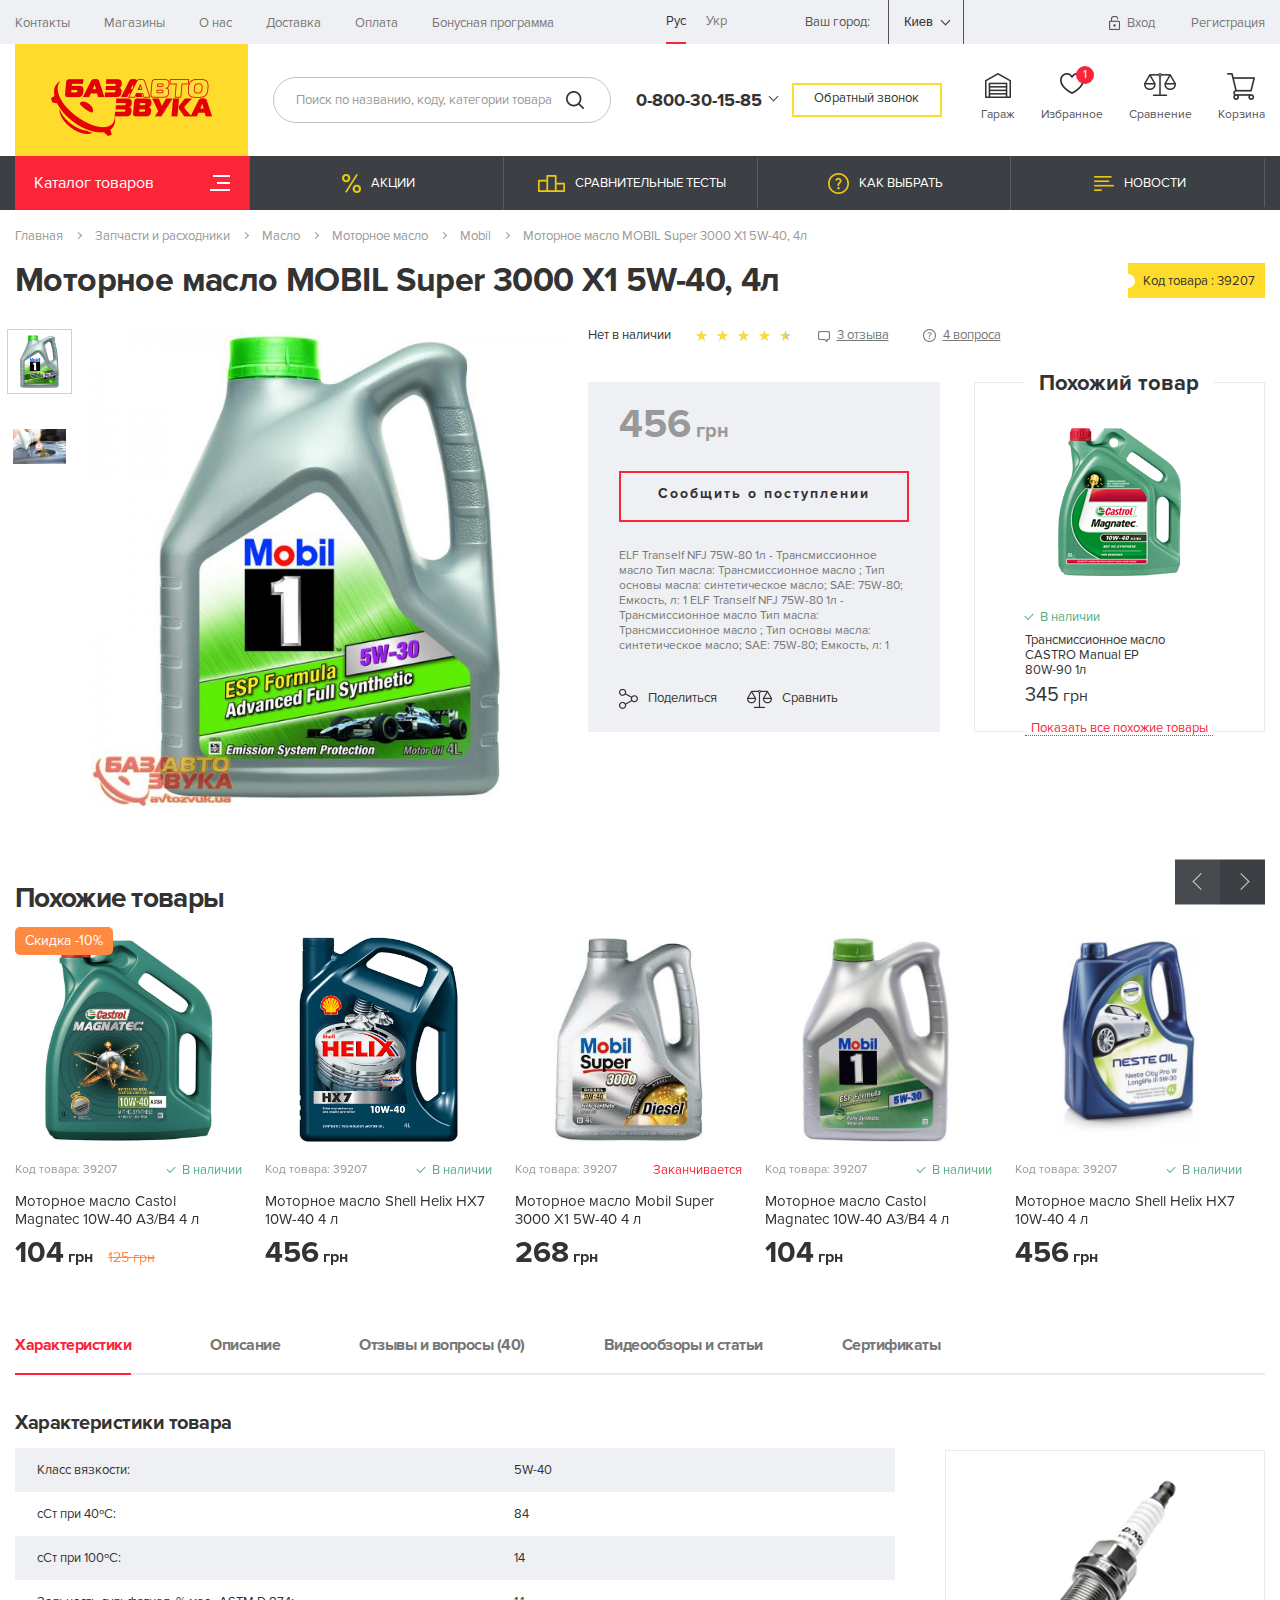
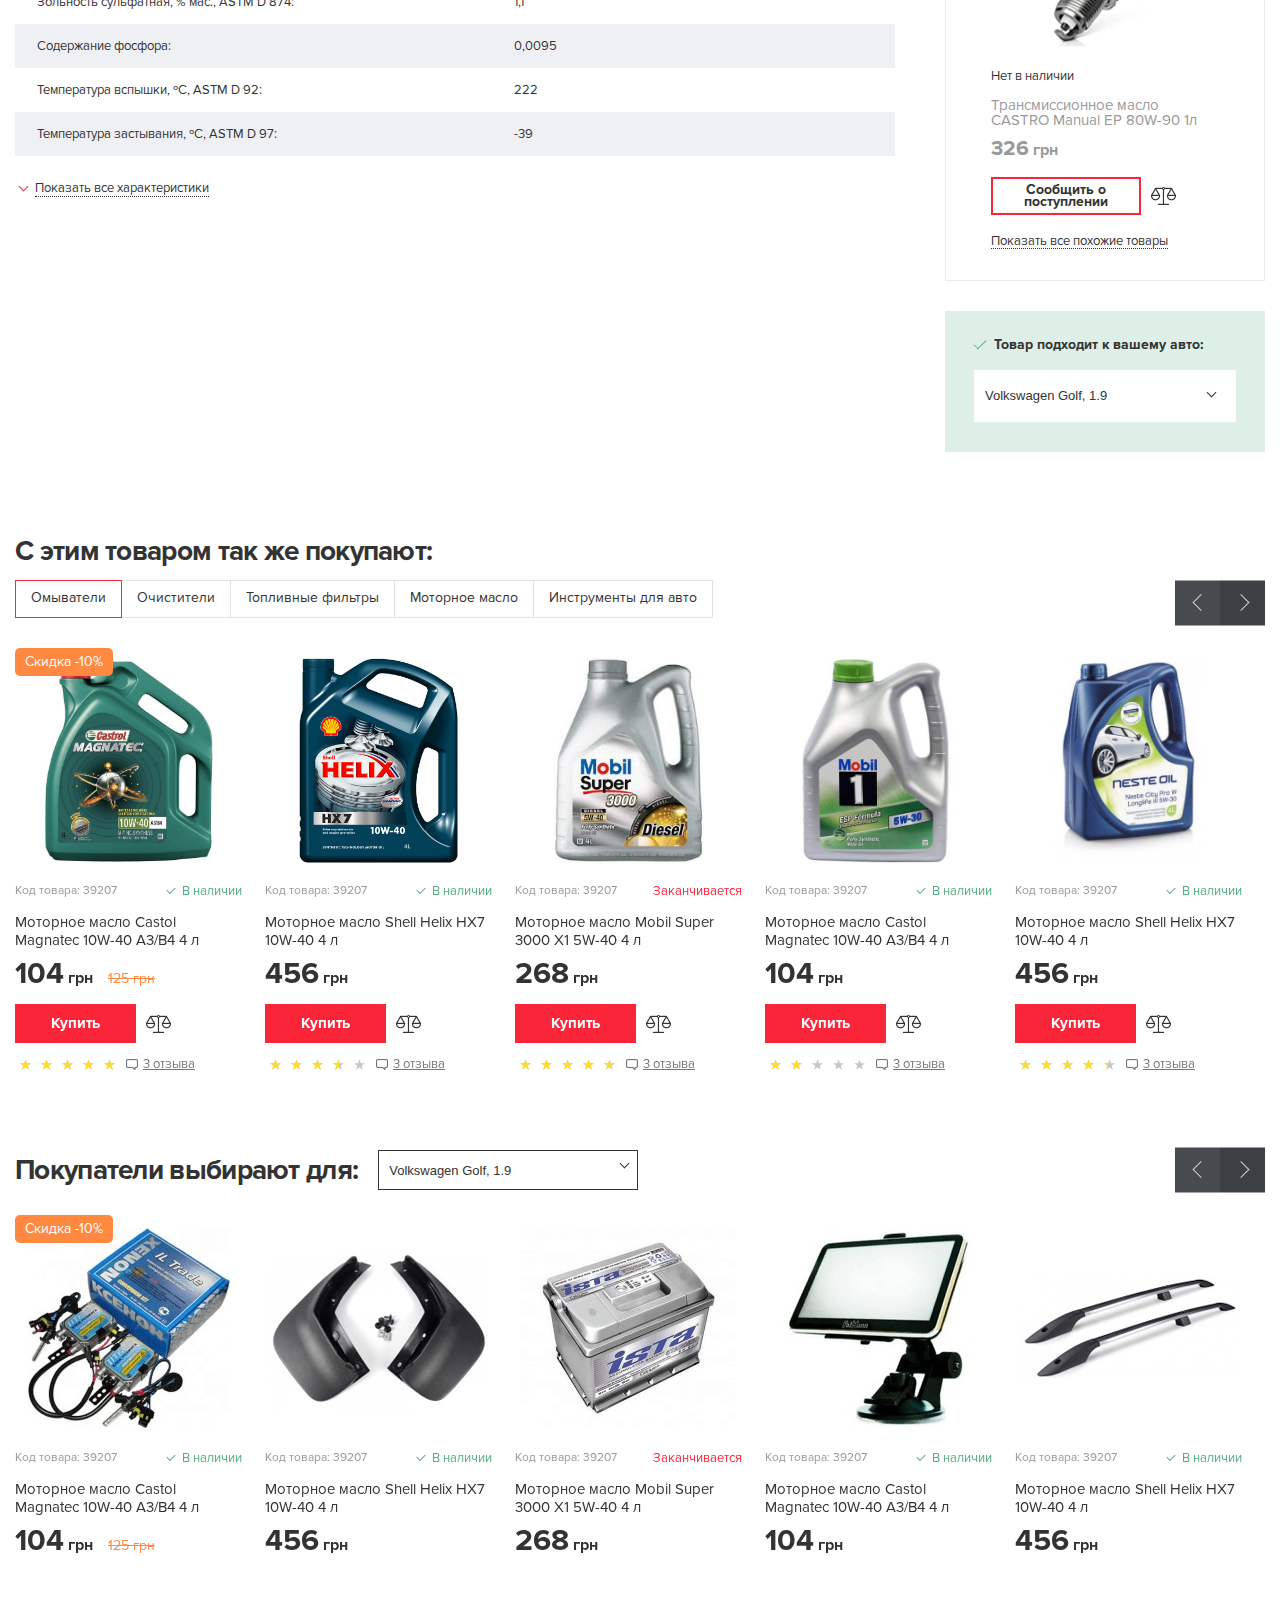
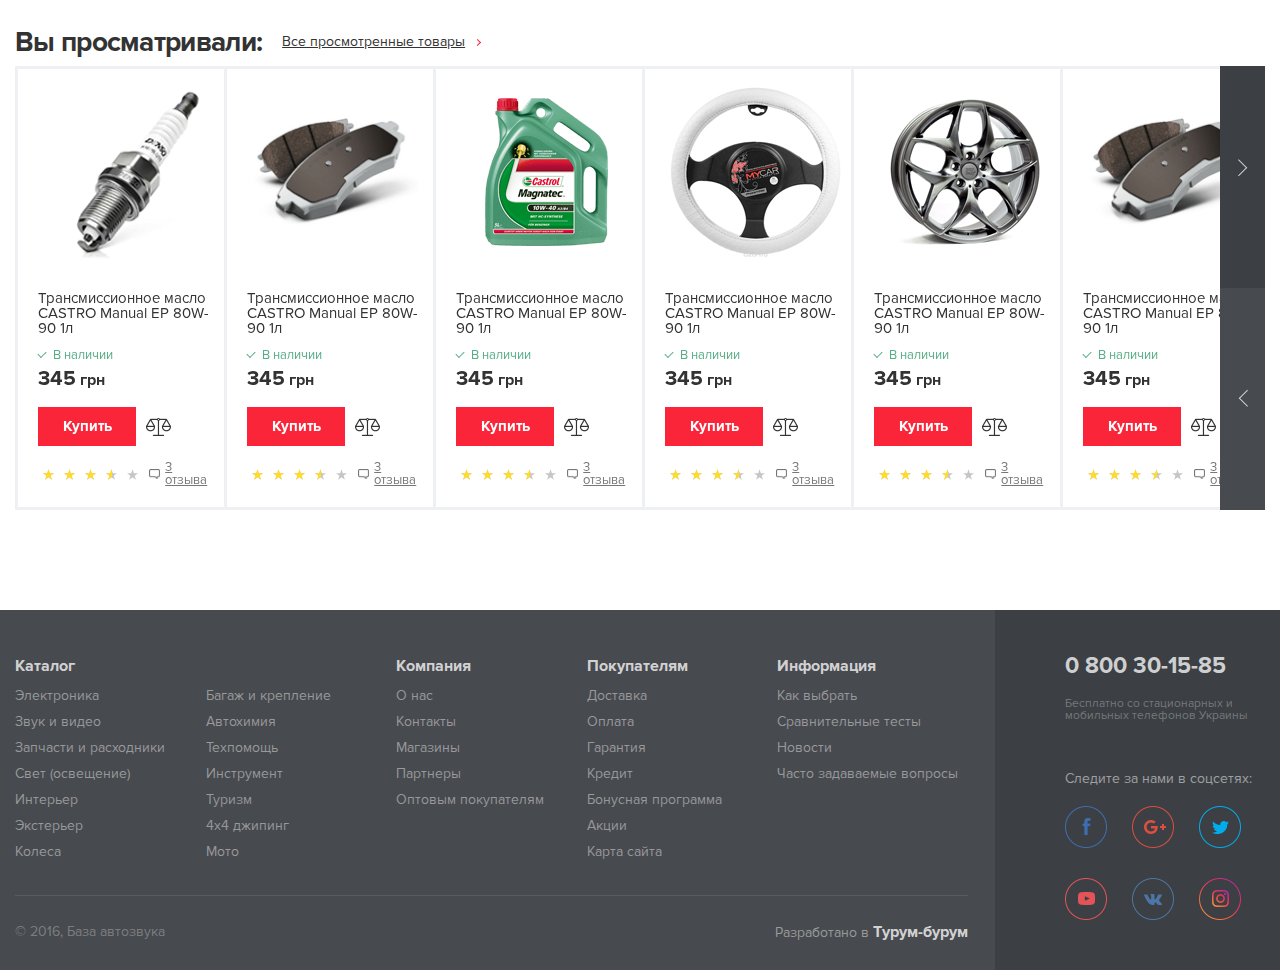
<file: index.html>
<!DOCTYPE html>
<html lang="en">
<head>
    <meta charset="UTF-8">
    <title>Yulia Mykytiuk | Test task</title>

    <meta id="viewport" name="viewport" content="width=1280,user-scalable=yes">
    <meta name="format-detection" content="telephone=no">
    <meta name="MobileOptimized" content="1280"/>
    <meta name="HandheldFriendly" content="false"/>
    <meta name="format-detection" content="telephone=no">


    <link rel="stylesheet" href="styles/plagins.css">

    <link rel="stylesheet" href="styles/main.css">

</head>
<body>

<div class="global-wrapper">
    <!-- HEADER -->
    <header class="header compensate-for-scrollbar">
    	<div class="header-row grey">
    		<div class="mbox">
    			<div class="header-wrap">
    				<div class="header-menu">
    					<ul>
    						<li><a href="#">Контакты</a></li>
    						<li><a href="#">Магазины</a></li>
    						<li><a href="#">О нас</a></li>
    						<li><a href="#">Доставка</a></li>
    						<li><a href="#">Оплата</a></li>
    						<li><a href="#">Бонусная программа</a></li>
    					</ul>
    				</div>
    				<div class="header-lang">
    					<ul>
    						<li class="active"><a href="#">Рус</a></li>
    						<li><a href="#">Укр</a></li>
    					</ul>
    				</div>
    				<div class="header-city">
    					<span>Ваш город: </span>
    					<div class="city">
    						<select name="city" class="el-select">
    							<option value="kyiv">Киев</option>
    							<option value="lvov">Львов</option>
    							<option value="vinnitsa">Винница</option>
    							<option value="khmlnytskyi">Хмельницкий</option>
    							<option value="sumy">Сумы</option>
    						</select>
    					</div>
    				</div>
    				<div class="header-entrance">
    					<ul>
    						<li><a href="#"><span><img src="images/lock.png" alt=""></span>Вход</a></li>
    						<li><a href="#">Регистрация</a></li>
    					</ul>
    				</div>
    			</div>
    		</div>
    	</div>
    	<div class="header-row">
    		<div class="mbox">
    			<div class="header-wrap">
    				<a href="#" class="header-logo"><img src="images/logo.png" alt=""></a>
    				<div class="header-search">
    					<input type="text" class="search" placeholder="Поиск по названию, коду, категории товара">
    					<button type="submit" class="submit"><img src="images/search.png" alt=""></button>
    				</div>
    				<div class="header-call">
    					<div class="phone-select">
    						<div class="selected">
    							<a href="tel:0800301585">0-800-30-15-85</a>
    							<a href="#" class="arr"></a>
    						</div>
    						<ul>
    							<li><a href="#">0-800-30-15-86</a></li>
    							<li><a href="#">0-800-30-15-86</a></li>
    						</ul>
    					</div>
    					<a href="#" class="callback">Обратный звонок</a>
    				</div>
    				<div class="header-links">
    					<ul>
    						<li>
    							<a href="#">
    								<span class="pic">
    									<img src="images/icon1.png" alt="">
    								</span>
    								<p>Гараж</p>
    							</a>
    						</li>
    						<li>
    							<a href="#">
    								<span class="pic">
    									<img src="images/icon2.png" alt="">
    									<span>1</span>
    								</span>
    								<p>Избранное</p>
    							</a>
    						</li>
    						<li>
    							<a href="#">
    								<span class="pic">
    									<img src="images/icon3.png" alt="">
    								</span>
    								<p>Сравнение</p>
    							</a>
    						</li>
    						<li>
    							<a href="#">
    								<span class="pic">
    									<img src="images/icon4.png" alt="">
    								</span>
    								<p>Корзина</p>
    							</a>
    						</li>
    					</ul>
    				</div>
    			</div>
    		</div>
    	</div>
    	<div class="header-row black">
    		<div class="mbox">
    			<div class="menu">
    				<ul>
    					<li class="catalog"><a href="#">Каталог товаров<span></span></a>
    						<ul>
    							<li><a href="#">Запчасти и расходники</a></li>
    							<li><a href="#">Оборудование</a></li>
    							<li><a href="#">Инструменты</a></li>
    							<li><a href="#">Автохимия</a></li>
    							<li><a href="#">Свет</a></li>
    						</ul>
    					</li>
    					<li><a href="#"><span><img src="images/icon5.png" alt=""></span>Акции</a></li>
    					<li><a href="#"><span><img src="images/icon6.png" alt=""></span>Сравнительные тесты</a></li>
    					<li><a href="#"><span><img src="images/icon7.png" alt=""></span>Как выбрать</a></li>
    					<li><a href="#"><span><img src="images/icon8.png" alt=""></span>Новости</a></li>
    				</ul>
    			</div>
    		</div>
    	</div>
    </header>
    <!-- /HEADER -->

    <!-- MAIN -->
    <div class="main compensate-for-scrollbar">
        <!-- add partials here -->
        <div class="breadcrumbs">
        	<div class="mbox">
        		<ul class="breadcrumbs-list">
        			<li><a href="#">Главная</a></li>
        			<li><a href="#">Запчасти и расходники</a></li>
        			<li><a href="#">Масло</a></li>
        			<li><a href="#">Моторное масло</a></li>
        			<li><a href="#">Mobil</a></li>
        			<li>Моторное масло MOBIL Super 3000 X1 5W-40, 4л</li>
        		</ul>
        	</div>
        </div>
        <section class="card">
        	<div class="mbox">
        		<div class="card-title">
        			<h1>Моторное масло MOBIL Super 3000 X1 5W-40, 4л</h1>
        			<div class="card-code">Код товара : 39207</div>
        		</div>
        		<div class="card-wrap">
        			<div class="card-img">
        				<ul class="gallery">
        				  <li class="active">
        				  	<a href="#" data-img="images/prod17.jpg">
        				    	<img src="images/prod16.png" alt="" />
        				  	</a>
        				  </li>
        				  <li>
        				  	<a href="#" data-video="https://www.youtube.com/embed/sn4dvXSl1S8">
        				    	<img src="images/video1.png" alt="" />
        				  	</a>
        				  </li>
        				</ul>
        				<div class="pic js-zoom"><a href="images/prod17.jpg" data-fancybox=""><img src="images/prod17.jpg" alt="" /></a></div>
        			</div>
        			<div class="card-info">
        				<div class="card-common">
        					<div class="status">Нет в наличии</div>
        					<div class="stars" data-rating="4.5" data-readonly="true"></div>
        					<a href="#"><span><img src="images/comment.png" alt=""></span>3 отзыва</a>
        					<a href="#"><span><img src="images/quest.png" alt=""></span>4 вопроса</a>
        				</div>
        				<div class="card-main">
        					<div class="card-desc">
        						<div class="price disabled">
        							<span class="actual">456</span>
        							<span>грн</span>
        						</div>
        						<a href="#" class="el-button transparent">Сообщить о поступлении</a>
        						<div class="desc">ELF Tranself NFJ 75W-80 1л - Трансмиссионное масло Тип масла:     Трансмиссионное масло ; Тип основы масла: синтетическое масло; SAE: 75W-80; Емкость, л: 1 ELF Tranself NFJ 75W-80 1л - Трансмиссионное масло Тип масла:     Трансмиссионное масло ; Тип основы масла: синтетическое масло; SAE: 75W-80; Емкость, л: 1</div>
        						<div class="card-links">
        							<a href="#"><span><img src="images/share.png" alt=""></span>Поделиться</a>
        							<a href="#"><span><img src="images/compare.png" alt=""></span>Сравнить</a>
        						</div>
        					</div>
        					<div class="analog">
        						<div class="analog-title">Похожий товар</div>
        						<div class="analog-pic"><img src="images/prod.png" alt=""></div>
        						<div class="analog-status">В наличии</div>
        						<a href="#" class="analog-name">Трансмиссионное масло CASTRO Manual EP <br>80W-90 1л</a>
        						<div class="analog-price">
        							<span class="actual">345</span>
        							<span>грн</span>
        						</div>
        						<a href="#" class="analog-all">Показать все похожие товары</a>
        					</div>
        				</div>
        			</div>
        		</div>
        	</div>
        </section>
        <section class="similar">
        	<div class="mbox">
        		<div class="title">
        			<h3>Похожие товары</h3>
        		</div>
        		<div class="similar-slider products_slider">
        			<div class="product">
        				<div class="bonus">Скидка -10%</div>
        				<div class="product-pic"><img src="images/prod1.jpg" alt=""></div>
        				<div class="product-desc">
        					<p>Код товара: 39207</p>
        					<span class="product-status">В наличии</span>
        				</div>
        				<a href="#" class="product-name">Моторное масло Castol Magnatec 10W-40 A3/B4 4 л</a>
        				<div class="product-price">
        					<div class="actual"><span>104</span> грн</div>
        					<div class="old"><del>125 грн</del></div>
        				</div>
        			</div>
        			<div class="product">
        				<div class="product-pic"><img src="images/prod2.jpg" alt=""></div>
        				<div class="product-desc">
        					<p>Код товара: 39207</p>
        					<span class="product-status">В наличии</span>
        				</div>
        				<a href="#" class="product-name">Моторное масло Shell Helix HX7 10W-40 4 л</a>
        				<div class="product-price">
        					<div class="actual"><span>456</span> грн</div>
        				</div>
        			</div>
        			<div class="product">
        				<div class="product-pic"><img src="images/prod3.jpg" alt=""></div>
        				<div class="product-desc">
        					<p>Код товара: 39207</p>
        					<span class="product-status absent">Заканчивается</span>
        				</div>
        				<a href="#" class="product-name">Моторное масло Mobil Super 3000 X1 5W-40 4 л</a>
        				<div class="product-price">
        					<div class="actual"><span>268</span> грн</div>
        				</div>
        			</div>
        			<div class="product">
        				<div class="product-pic"><img src="images/prod4.jpg" alt=""></div>
        				<div class="product-desc">
        					<p>Код товара: 39207</p>
        					<span class="product-status">В наличии</span>
        				</div>
        				<a href="#" class="product-name">Моторное масло Castol Magnatec 10W-40 A3/B4 4 л</a>
        				<div class="product-price">
        					<div class="actual"><span>104</span> грн</div>
        				</div>
        			</div>
        			<div class="product">
        				<div class="product-pic"><img src="images/prod5.jpg" alt=""></div>
        				<div class="product-desc">
        					<p>Код товара: 39207</p>
        					<span class="product-status">В наличии</span>
        				</div>
        				<a href="#" class="product-name">Моторное масло Shell Helix HX7 10W-40 4 л</a>
        				<div class="product-price">
        					<div class="actual"><span>456</span> грн</div>
        				</div>
        			</div>
        			<div class="product">
        				<div class="product-pic"><img src="images/prod1.jpg" alt=""></div>
        				<div class="product-desc">
        					<p>Код товара: 39207</p>
        					<span class="product-status">В наличии</span>
        				</div>
        				<a href="#" class="product-name">Моторное масло Shell Helix HX7 10W-40 4 л</a>
        				<div class="product-price">
        					<div class="actual"><span>456</span> грн</div>
        				</div>
        			</div>
        			<div class="product">
        				<div class="product-pic"><img src="images/prod2.jpg" alt=""></div>
        				<div class="product-desc">
        					<p>Код товара: 39207</p>
        					<span class="product-status absent">Заканчивается</span>
        				</div>
        				<a href="#" class="product-name">Моторное масло Mobil Super 3000 X1 5W-40 4 л</a>
        				<div class="product-price">
        					<div class="actual"><span>268</span> грн</div>
        				</div>
        			</div>
        		</div>
        	</div>
        </section>
        <section class="information">
        	<div class="mbox">
        		<div class="information-tabs">
        			<ul>
        				<li><a href="#">Характеристики</a></li>
        				<li><a href="#">Описание</a></li>
        				<li><a href="#">Отзывы и вопросы  (40)</a></li>
        				<li><a href="#">Видеообзоры и статьи</a></li>
        				<li><a href="#">Сертификаты</a></li>
        			</ul>
        		</div>
        		<div class="information-wrap">
        			<div class="information-content">
        				<div class="content">
        					<div class="content-title">
        						<h5>Характеристики товара</h5>
        					</div>
        					<div class="content-table js-wrapper">
        						<div class="content-row">
        							<div class="content-col">
        								<p>Класс вязкости: </p>
        							</div>
        							<div class="content-col">
        								<p>5W-40</p>
        							</div>
        						</div>
        						<div class="content-row">
        							<div class="content-col">
        								<p>сСт при 40ºC: </p>
        							</div>
        							<div class="content-col">
        								<p>84</p>
        							</div>
        						</div>
        						<div class="content-row">
        							<div class="content-col">
        								<p>сСт при 100ºC: </p>
        							</div>
        							<div class="content-col">
        								<p>14</p>
        							</div>
        						</div>
        						<div class="content-row">
        							<div class="content-col">
        								<p>Зольность сульфатная, % мас., ASTM D 874: </p>
        							</div>
        							<div class="content-col">
        								<p>1,1</p>
        							</div>
        						</div>
        						<div class="content-row">
        							<div class="content-col">
        								<p>Содержание фосфора: </p>
        							</div>
        							<div class="content-col">
        								<p>0,0095</p>
        							</div>
        						</div>
        						<div class="content-row">
        							<div class="content-col">
        								<p>Температура вспышки, ºC, ASTM D 92: </p>
        							</div>
        							<div class="content-col">
        								<p>222</p>
        							</div>
        						</div>
        						<div class="content-row">
        							<div class="content-col">
        								<p>Температура застывания, ºC, ASTM D 97: </p>
        							</div>
        							<div class="content-col">
        								<p>-39</p>
        							</div>
        						</div>
        						<div class="hidden">
        							<div class="content-row">
        								<div class="content-col">
        									<p>Содержание фосфора: </p>
        								</div>
        								<div class="content-col">
        									<p>0,0095</p>
        								</div>
        							</div>
        							<div class="content-row">
        								<div class="content-col">
        									<p>Температура вспышки, ºC, ASTM D 92: </p>
        								</div>
        								<div class="content-col">
        									<p>222</p>
        								</div>
        							</div>
        							<div class="content-row">
        								<div class="content-col">
        									<p>Температура застывания, ºC, ASTM D 97: </p>
        								</div>
        								<div class="content-col">
        									<p>-39</p>
        								</div>
        							</div>
        						</div>
        					</div>
        					<a href="#" class="details js-more" data-url="characteristics.json">Показать все характеристики</a>
        				</div>
        				<div class="content">
        					<div class="content-title">
        						<h5>Описание товара</h5>
        					</div>
        					<div class="content-desc js-wrapper">
        						<p>Mobil Super 3000 X1 5W-40 представляет собой синтетическое моторное масло, обеспечивающее длительный срок службы двигателей в автомобилях различных типов и годов выпуска, а также повышенный уровень их защиты в широком диапазоне температур. </p>
        						<br>
        						<p>Продукты семейства Mobil Super 3000™ уже хорошо зарекомендовали себя на рынке, поэтому Вы можете быть уверены в том, что эксплуатационные свойства Вашего автомобиля будут полностью соответствовать ожиданиям. </p>
        						<br>
        						<div class="hidden">
        							<p>Mobil Super 3000 X1 5W-40 представляет собой синтетическое моторное масло, обеспечивающее длительный срок службы двигателей в автомобилях различных типов и годов выпуска, а также повышенный уровень их защиты в широком диапазоне температур. </p>
        							<br>
        							<p>Продукты семейства Mobil Super 3000™ уже хорошо зарекомендовали себя на рынке, поэтому Вы можете быть уверены в том, что эксплуатационные свойства Вашего автомобиля будут полностью соответствовать ожиданиям. </p>
        						</div>
        					</div>
        					<a href="#" class="details js-more" data-url="info.json">Подробнее</a>
        				</div>
        				<div class="content">
        					<div class="content-rewiew">
        						<div class="review-tabs">
        							<ul>
        								<li><a href="#">Отзывы (10)</a></li>
        								<li><a href="#">Вопросы (7)</a></li>
        							</ul>
        						</div>
        						<a href="#" class="add-review">Оставить отзыв</a>
        					</div>
        					<div class="reviews">
        						<div class="review js-wrapper">
        							<div class="review-item">
        								<div class="review-wrap">
        									<div class="review-top">
        										<div class="name">Владимир</div>
        										<div class="date">04.07.2016</div>
        									</div>
        									<div class="review-text"><span>У Huawei краща основна камера ніж в Lenovo при тому, що Lenovo ніколи не були сильні в плані фото, а також у y6 pro кращий процесор (вища частота) і, як кажуть, краща оптимізація, що позитивно впливає на тривалість роботи. До того ж, мені здається, що у Huawei менше проблем по якості ніж у Lenovo. Захист від</span></div>
        									<div class="review-advantages">
        										<span class="title">Достоинства: </span>
        										<span>хорошая батарея, и вообще неплохой смартфон</span>
        									</div>
        									<div class="review-disadvantages">
        										<span class="title">Недостатки: </span>
        										<span>не обнаружены</span>
        									</div>
        									<div class="review-bottom">
        										<div class="left">
        											<a href="#">1 ответ</a>
        											<a href="#">Ответить</a>
        										</div>
        										<div class="right">
        											<span>Был ли вам полезен этот отзыв:</span>
        											<a href="#" class="like"><span><img src="images/like.png" alt=""></span>14</a>
        											<a href="#" class="dislike"><span><img src="images/dislike.png" alt=""></span>3</a>
        										</div>
        									</div>
        								</div>
        								<div class="review-eval">
        									<span>Оценка</span>
        									<div class="stars" data-rating="4" data-readonly="true"></div>
        									<div class="value">4,0</div>
        								</div>
        							</div>
        							<div class="review-item">
        								<div class="review-wrap">
        									<div class="review-top">
        										<div class="name">Панас</div>
        										<div class="date">04.07.2016</div>
        									</div>
        									<div class="review-text"><span>У Huawei краща основна камера ніж в Lenovo при тому, що Lenovo ніколи не були сильні в плані фото, а також у y6 pro кращий процесор (вища частота) і, як кажуть, краща оптимізація, що позитивно впливає на тривалість роботи. До того ж, мені здається, що у Huawei менше проблем по якості ніж у Lenovo. Захист від бризг у Р1m є скоріше рекламним трюком ніж реальним захистом та і потреба в ньому виникає не часто.</span></div>
        									<div class="review-advantages">
        										<span class="title">Достоинства: </span>
        										<span>хорошая батарея, и вообще неплохой смартфон</span>
        									</div>
        									<div class="review-disadvantages">
        										<span class="title">Недостатки: </span>
        										<span>не обнаружены</span>
        									</div>
        									<div class="review-bottom">
        										<div class="left">
        											<a href="#">1 ответ</a>
        											<a href="#">Ответить</a>
        										</div>
        										<div class="right">
        											<span>Был ли вам полезен этот отзыв:</span>
        											<a href="#" class="like"><span><img src="images/like.png" alt=""></span>14</a>
        											<a href="#" class="dislike"><span><img src="images/dislike.png" alt=""></span>3</a>
        										</div>
        									</div>
        								</div>
        								<div class="review-eval">
        									<span>Оценка</span>
        									<div class="stars" data-rating="3.5" data-readonly="true"></div>
        									<div class="value">3,5</div>
        								</div>
        							</div>
        							<div class="review-item">
        								<div class="review-wrap">
        									<div class="review-top">
        										<div class="name">Анастасия</div>
        										<div class="date">04.07.2016</div>
        									</div>
        									<div class="review-text"><span>У Huawei краща основна камера ніж в Lenovo при тому, що Lenovo ніколи не були сильні в плані фото, а також у y6 pro кращий процесор (вища частота) і, як кажуть, краща оптимізація, що позитивно впливає на тривалість роботи. До того ж, мені здається, що у Huawei менше проблем по якості ніж у Lenovo. Захист ві</span></div>
        									<div class="review-advantages">
        										<span class="title">Достоинства: </span>
        										<span>хорошая батарея, и вообще неплохой смартфон</span>
        									</div>
        									<div class="review-disadvantages">
        										<span class="title">Недостатки: </span>
        										<span>не обнаружены</span>
        									</div>
        									<div class="review-bottom">
        										<div class="left">
        											<a href="#">1 ответ</a>
        											<a href="#">Ответить</a>
        										</div>
        										<div class="right">
        											<span>Был ли вам полезен этот отзыв:</span>
        											<a href="#" class="like"><span><img src="images/like.png" alt=""></span>14</a>
        											<a href="#" class="dislike"><span><img src="images/dislike.png" alt=""></span>3</a>
        										</div>
        									</div>
        								</div>
        								<div class="review-eval">
        									<span>Оценка</span>
        									<div class="stars" data-rating="5" data-readonly="true"></div>
        									<div class="value">5,0</div>
        								</div>
        							</div>
        							<div class="hidden">
        								<div class="review-item">
        									<div class="review-wrap">
        										<div class="review-top">
        											<div class="name">Панас</div>
        											<div class="date">04.07.2016</div>
        										</div>
        										<div class="review-text"><span>У Huawei краща основна камера ніж в Lenovo при тому, що Lenovo ніколи не були сильні в плані фото, а також у y6 pro кращий процесор (вища частота) і, як кажуть, краща оптимізація, що позитивно впливає на тривалість роботи. До того ж, мені здається, що у Huawei менше проблем по якості ніж у Lenovo. Захист від бризг у Р1m є скоріше рекламним трюком ніж реальним захистом та і потреба в ньому виникає не часто.</span></div>
        										<div class="review-advantages">
        											<span class="title">Достоинства: </span>
        											<span>хорошая батарея, и вообще неплохой смартфон</span>
        										</div>
        										<div class="review-disadvantages">
        											<span class="title">Недостатки: </span>
        											<span>не обнаружены</span>
        										</div>
        										<div class="review-bottom">
        											<div class="left">
        												<a href="#">1 ответ</a>
        												<a href="#">Ответить</a>
        											</div>
        											<div class="right">
        												<span>Был ли вам полезен этот отзыв:</span>
        												<a href="#" class="like"><span><img src="images/like.png" alt=""></span>14</a>
        												<a href="#" class="dislike"><span><img src="images/dislike.png" alt=""></span>3</a>
        											</div>
        										</div>
        									</div>
        									<div class="review-eval">
        										<span>Оценка</span>
        										<div class="stars" data-rating="3.5" data-readonly="true"></div>
        										<div class="value">3,5</div>
        									</div>
        								</div>
        							</div>
        							<a href="#" class="details js-more" data-url="quests.json">Показать все отзывы</a>
        						</div>
        						<div class="review js-wrapper">
        							<div class="review-item">
        								<div class="review-wrap">
        									<div class="review-top">
        										<div class="name">Владимир</div>
        										<div class="date">04.07.2016</div>
        									</div>
        									<div class="review-text"><span>У Huawei краща основна камера ніж в Lenovo при тому, що Lenovo ніколи не були сильні в плані фото, а також у y6 pro кращий процесор (вища частота) і, як кажуть, краща оптимізація, що позитивно впливає на тривалість роботи. До того ж, мені здається, що у Huawei менше проблем по якості ніж у Lenovo. Захист від</span></div>
        									<div class="review-advantages">
        										<span class="title">Достоинства: </span>
        										<span>хорошая батарея, и вообще неплохой смартфон</span>
        									</div>
        									<div class="review-disadvantages">
        										<span class="title">Недостатки: </span>
        										<span>не обнаружены</span>
        									</div>
        									<div class="review-bottom">
        										<div class="left">
        											<a href="#">1 ответ</a>
        											<a href="#">Ответить</a>
        										</div>
        										<div class="right">
        											<span>Был ли вам полезен этот отзыв:</span>
        											<a href="#" class="like"><span><img src="images/like.png" alt=""></span>14</a>
        											<a href="#" class="dislike"><span><img src="images/dislike.png" alt=""></span>3</a>
        										</div>
        									</div>
        								</div>
        								<div class="review-eval">
        									<span>Оценка</span>
        									<div class="stars" data-rating="4" data-readonly="true"></div>
        									<div class="value">4,0</div>
        								</div>
        							</div>
        							<div class="review-item">
        								<div class="review-wrap">
        									<div class="review-top">
        										<div class="name">Панас</div>
        										<div class="date">04.07.2016</div>
        									</div>
        									<div class="review-text"><span>У Huawei краща основна камера ніж в Lenovo при тому, що Lenovo ніколи не були сильні в плані фото, а також у y6 pro кращий процесор (вища частота) і, як кажуть, краща оптимізація, що позитивно впливає на тривалість роботи. До того ж, мені здається, що у Huawei менше проблем по якості ніж у Lenovo. Захист від бризг у Р1m є скоріше рекламним трюком ніж реальним захистом та і потреба в ньому виникає не часто.</span></div>
        									<div class="review-advantages">
        										<span class="title">Достоинства: </span>
        										<span>хорошая батарея, и вообще неплохой смартфон</span>
        									</div>
        									<div class="review-disadvantages">
        										<span class="title">Недостатки: </span>
        										<span>не обнаружены</span>
        									</div>
        									<div class="review-bottom">
        										<div class="left">
        											<a href="#">1 ответ</a>
        											<a href="#">Ответить</a>
        										</div>
        										<div class="right">
        											<span>Был ли вам полезен этот отзыв:</span>
        											<a href="#" class="like"><span><img src="images/like.png" alt=""></span>14</a>
        											<a href="#" class="dislike"><span><img src="images/dislike.png" alt=""></span>3</a>
        										</div>
        									</div>
        								</div>
        								<div class="review-eval">
        									<span>Оценка</span>
        									<div class="stars" data-rating="3.5" data-readonly="true"></div>
        									<div class="value">3,5</div>
        								</div>
        							</div>
        							<div class="review-item">
        								<div class="review-wrap">
        									<div class="review-top">
        										<div class="name">Анастасия</div>
        										<div class="date">04.07.2016</div>
        									</div>
        									<div class="review-text"><span>У Huawei краща основна камера ніж в Lenovo при тому, що Lenovo ніколи не були сильні в плані фото, а також у y6 pro кращий процесор (вища частота) і, як кажуть, краща оптимізація, що позитивно впливає на тривалість роботи. До того ж, мені здається, що у Huawei менше проблем по якості ніж у Lenovo. Захист від</span></div>
        									<div class="review-advantages">
        										<span class="title">Достоинства: </span>
        										<span>хорошая батарея, и вообще неплохой смартфон</span>
        									</div>
        									<div class="review-disadvantages">
        										<span class="title">Недостатки: </span>
        										<span>не обнаружены</span>
        									</div>
        									<div class="review-bottom">
        										<div class="left">
        											<a href="#">1 ответ</a>
        											<a href="#">Ответить</a>
        										</div>
        										<div class="right">
        											<span>Был ли вам полезен этот отзыв:</span>
        											<a href="#" class="like"><span><img src="images/like.png" alt=""></span>14</a>
        											<a href="#" class="dislike"><span><img src="images/dislike.png" alt=""></span>3</a>
        										</div>
        									</div>
        								</div>
        								<div class="review-eval">
        									<span>Оценка</span>
        									<div class="stars" data-rating="5" data-readonly="true"></div>
        									<div class="value">5,0</div>
        								</div>
        							</div>
        							<div class="hidden">
        								<div class="review-item">
        									<div class="review-wrap">
        										<div class="review-top">
        											<div class="name">Панас</div>
        											<div class="date">04.07.2016</div>
        										</div>
        										<div class="review-text"><span>У Huawei краща основна камера ніж в Lenovo при тому, що Lenovo ніколи не були сильні в плані фото, а також у y6 pro кращий процесор (вища частота) і, як кажуть, краща оптимізація, що позитивно впливає на тривалість роботи. До того ж, мені здається, що у Huawei менше проблем по якості ніж у Lenovo. Захист від бризг у Р1m є скоріше рекламним трюком ніж реальним захистом та і потреба в ньому виникає не часто.</span></div>
        										<div class="review-advantages">
        											<span class="title">Достоинства: </span>
        											<span>хорошая батарея, и вообще неплохой смартфон</span>
        										</div>
        										<div class="review-disadvantages">
        											<span class="title">Недостатки: </span>
        											<span>не обнаружены</span>
        										</div>
        										<div class="review-bottom">
        											<div class="left">
        												<a href="#">1 ответ</a>
        												<a href="#">Ответить</a>
        											</div>
        											<div class="right">
        												<span>Был ли вам полезен этот отзыв:</span>
        												<a href="#" class="like"><span><img src="images/like.png" alt=""></span>14</a>
        												<a href="#" class="dislike"><span><img src="images/dislike.png" alt=""></span>3</a>
        											</div>
        										</div>
        									</div>
        									<div class="review-eval">
        										<span>Оценка</span>
        										<div class="stars" data-rating="3.5" data-readonly="true"></div>
        										<div class="value">3,5</div>
        									</div>
        								</div>
        							</div>
        							<a href="#" class="details js-more" data-url="quests.json">Показать все вопросы</a>
        						</div>
        					</div>
        				</div>
        				<div class="content">
        					<div class="content-title">
        						<h5>Видеообзоры (2)</h5>
        					</div>
        					<div class="content-video">
        						<div class="video">
        							<a href="#" class="video-link"><img src="images/video1.png" alt=""></a>
        							<iframe src="https://www.youtube.com/embed/sn4dvXSl1S8"></iframe>
        						</div>
        						<div class="video">
        							<a href="#" class="video-link"><img src="images/video2.png" alt=""></a>
        							<iframe src="https://www.youtube.com/embed/sn4dvXSl1S8"></iframe>
        						</div>
        					</div>
        					<div class="content-title">
        						<h5>Статьи (2)</h5>
        					</div>
        					<div class="article-slider">
        						<div class="article-slide">
        							<div class="pic"><img src="images/slide1.png" alt=""></div>
        							<div class="desc">
        								<div class="date">16 августа 2016</div>
        								<a href="#" class="name">Подробный обзор и выявление недостатков навигатора DriveAssist 50LMT</a>
        								<span class="cut-text" data-cut="175">Современные технологии буквально с каждым днем все глубже и глубже загоняют в могилу некоторые автомобильные девайсы, взять к примеру GPS навигатор. Еще каких-то два-три ... года назад, он был одним из самых желаемых ... ююююююавто-гаджетов. А теперь достаточно скачать на смартфон бесплатную</span>
        							</div>
        						</div>
        						<div class="article-slide">
        							<div class="pic"><img src="images/slide2.png" alt=""></div>
        							<div class="desc">
        								<div class="date">16 августа 2016</div>
        								<a href="#" class="name">Подробный обзор и выявление недостатков навигатора DriveAssist 50LMT</a>
        								<span class="cut-text" data-cut="175">Современные технологии буквально с каждым днем все глубже и глубже загоняют в могилу некоторые автомобильные девайсы, взять к примеру GPS навигатор. Еще каких-то два-три ... года назад, он был одним из самых желаемых ... ююююююавто-гаджетов. А теперь достаточно скачать на смартфон бесплатную</span>
        							</div>
        						</div>
        					</div>
        				</div>
        				<div class="content">
        					<div class="content-title">
        						<h5>Сертификаты соответствия</h5>
        					</div>
        					<div class="content-certificates">
        						<a href="images/certificate1.png" data-fancybox="gallery"><img src="images/certificate1.png" alt=""></a>
        						<a href="images/certificate2.png" data-fancybox="gallery"><img src="images/certificate2.png" alt=""></a>
        						<a href="images/certificate3.png" data-fancybox="gallery"><img src="images/certificate3.png" alt=""></a>
        						<a href="images/certificate4.png" data-fancybox="gallery"><img src="images/certificate4.png" alt=""></a>
        					</div>
        				</div>
        			</div>
        			<div class="information-advertisement">
        				<div class="product-reviewed">
        					<div class="product-pic"><img src="images/prod11.png" alt=""></div>
        					<span class="product-status no-product">Нет в наличии</span>
        					<div class="product-name disabled">Трансмиссионное масло CASTRO Manual EP 80W-90 1л</div>
        					<div class="product-price disabled">
        						<div class="actual"><span>326</span> грн</div>
        					</div>
        					<div class="product-links">
        						<div class="buttons">
        							<a href="#" class="el-button transparent">Сообщить о поступлении</a>
        							<a href="#" class="compare"><img src="images/compare.png" alt=""></a>
        						</div>
        						<div class="links">
        							<a href="#" class="show-all">Показать все похожие товары</a>
        						</div>
        					</div>
        				</div>
        				<div class="check">
        					<span class="suit">Товар подходит к вашему авто:</span>
        					<select name="car" class="wh-select">
        						<option value="car1">Volkswagen Golf, 1.9</option>
        						<option value="car2">Volkswagen Golf, 1.8</option>
        						<option value="car3">Volkswagen Golf, 1.7</option>
        						<option value="car4">Volkswagen Golf, 1.6</option>
        						<option value="car5">Volkswagen Golf, 1.5</option>
        					</select>
        				</div>
        			</div>
        		</div>
        	</div>
        </section>
        <section class="similar">
        	<div class="mbox">
        		<div class="title">
        			<h3>С этим товаром так же покупают:</h3>
        		</div>
        		<div class="addition">
        			<div class="addition-tabs">
        				<ul>
        					<li><a href="#">Омыватели</a></li>
        					<li><a href="#">Очистители</a></li>
        					<li><a href="#">Топливные фильтры</a></li>
        					<li><a href="#">Моторное масло</a></li>
        					<li><a href="#">Инструменты для авто</a></li>
        				</ul>
        			</div>
        			<div class="addition-content">
        				<div class="similar-slider products_slider">
        					<div class="product">
        						<div class="bonus">Скидка -10%</div>
        						<div class="product-pic"><img src="images/prod1.jpg" alt=""></div>
        						<div class="product-desc">
        							<p>Код товара: 39207</p>
        							<span class="product-status">В наличии</span>
        						</div>
        						<a href="#" class="product-name">Моторное масло Castol Magnatec 10W-40 A3/B4 4 л</a>
        						<div class="product-price">
        							<div class="actual"><span>104</span> грн</div>
        							<div class="old"><del>125 грн</del></div>
        						</div>
        						<div class="product-links">
        							<div class="buttons">
        								<a href="#" class="el-button">Купить</a>
        								<a href="#" class="compare"><img src="images/compare.png" alt=""></a>
        							</div>
        							<div class="links">
        								<div class="stars" data-rating="5" data-readonly="true"></div>
        								<a href="#" class="reviews"><span><img src="images/comment.png" alt=""></span><span>3 отзыва</span></a>
        							</div>
        						</div>
        					</div>
        					<div class="product">
        						<div class="product-pic"><img src="images/prod2.jpg" alt=""></div>
        						<div class="product-desc">
        							<p>Код товара: 39207</p>
        							<span class="product-status">В наличии</span>
        						</div>
        						<a href="#" class="product-name">Моторное масло Shell Helix HX7 10W-40 4 л</a>
        						<div class="product-price">
        							<div class="actual"><span>456</span> грн</div>
        						</div>
        						<div class="product-links">
        							<div class="buttons">
        								<a href="#" class="el-button">Купить</a>
        								<a href="#" class="compare"><img src="images/compare.png" alt=""></a>
        							</div>
        							<div class="links">
        								<div class="stars" data-rating="3.5" data-readonly="true"></div>
        								<a href="#" class="reviews"><span><img src="images/comment.png" alt=""></span><span>3 отзыва</span></a>
        							</div>
        						</div>
        					</div>
        					<div class="product">
        						<div class="product-pic"><img src="images/prod3.jpg" alt=""></div>
        						<div class="product-desc">
        							<p>Код товара: 39207</p>
        							<span class="product-status absent">Заканчивается</span>
        						</div>
        						<a href="#" class="product-name">Моторное масло Mobil Super 3000 X1 5W-40 4 л</a>
        						<div class="product-price">
        							<div class="actual"><span>268</span> грн</div>
        						</div>
        						<div class="product-links">
        							<div class="buttons">
        								<a href="#" class="el-button">Купить</a>
        								<a href="#" class="compare"><img src="images/compare.png" alt=""></a>
        							</div>
        							<div class="links">
        								<div class="stars" data-rating="4.7" data-readonly="true"></div>
        								<a href="#" class="reviews"><span><img src="images/comment.png" alt=""></span><span>3 отзыва</span></a>
        							</div>
        						</div>
        					</div>
        					<div class="product">
        						<div class="product-pic"><img src="images/prod4.jpg" alt=""></div>
        						<div class="product-desc">
        							<p>Код товара: 39207</p>
        							<span class="product-status">В наличии</span>
        						</div>
        						<a href="#" class="product-name">Моторное масло Castol Magnatec 10W-40 A3/B4 4 л</a>
        						<div class="product-price">
        							<div class="actual"><span>104</span> грн</div>
        						</div>
        						<div class="product-links">
        							<div class="buttons">
        								<a href="#" class="el-button">Купить</a>
        								<a href="#" class="compare"><img src="images/compare.png" alt=""></a>
        							</div>
        							<div class="links">
        								<div class="stars" data-rating="2.2" data-readonly="true"></div>
        								<a href="#" class="reviews"><span><img src="images/comment.png" alt=""></span><span>3 отзыва</span></a>
        							</div>
        						</div>
        					</div>
        					<div class="product">
        						<div class="product-pic"><img src="images/prod5.jpg" alt=""></div>
        						<div class="product-desc">
        							<p>Код товара: 39207</p>
        							<span class="product-status">В наличии</span>
        						</div>
        						<a href="#" class="product-name">Моторное масло Shell Helix HX7 10W-40 4 л</a>
        						<div class="product-price">
        							<div class="actual"><span>456</span> грн</div>
        						</div>
        						<div class="product-links">
        							<div class="buttons">
        								<a href="#" class="el-button">Купить</a>
        								<a href="#" class="compare"><img src="images/compare.png" alt=""></a>
        							</div>
        							<div class="links">
        								<div class="stars" data-rating="4.4" data-readonly="true"></div>
        								<a href="#" class="reviews"><span><img src="images/comment.png" alt=""></span><span>3 отзыва</span></a>
        							</div>
        						</div>
        					</div>
        					<div class="product">
        						<div class="product-pic"><img src="images/prod1.jpg" alt=""></div>
        						<div class="product-desc">
        							<p>Код товара: 39207</p>
        							<span class="product-status">В наличии</span>
        						</div>
        						<a href="#" class="product-name">Моторное масло Shell Helix HX7 10W-40 4 л</a>
        						<div class="product-price">
        							<div class="actual"><span>456</span> грн</div>
        						</div>
        						<div class="product-links">
        							<div class="buttons">
        								<a href="#" class="el-button">Купить</a>
        								<a href="#" class="compare"><img src="images/compare.png" alt=""></a>
        							</div>
        							<div class="links">
        								<div class="stars" data-rating="4" data-readonly="true"></div>
        								<a href="#" class="reviews"><span><img src="images/comment.png" alt=""></span><span>3 отзыва</span></a>
        							</div>
        						</div>
        					</div>
        					<div class="product">
        						<div class="product-pic"><img src="images/prod2.jpg" alt=""></div>
        						<div class="product-desc">
        							<p>Код товара: 39207</p>
        							<span class="product-status absent">Заканчивается</span>
        						</div>
        						<a href="#" class="product-name">Моторное масло Mobil Super 3000 X1 5W-40 4 л</a>
        						<div class="product-price">
        							<div class="actual"><span>268</span> грн</div>
        						</div>
        						<div class="product-links">
        							<div class="buttons">
        								<a href="#" class="el-button">Купить</a>
        								<a href="#" class="compare"><img src="images/compare.png" alt=""></a>
        							</div>
        							<div class="links">
        								<div class="stars" data-rating="5" data-readonly="true"></div>
        								<a href="#" class="reviews"><span><img src="images/comment.png" alt=""></span><span>3 отзыва</span></a>
        							</div>
        						</div>
        					</div>
        				</div>
        				<div class="similar-slider products_slider">
        					<div class="product">
        						<div class="bonus">Скидка -10%</div>
        						<div class="product-pic"><img src="images/prod1.jpg" alt=""></div>
        						<div class="product-desc">
        							<p>Код товара: 39207</p>
        							<span class="product-status">В наличии</span>
        						</div>
        						<a href="#" class="product-name">Моторное масло Castol Magnatec 10W-40 A3/B4 4 л</a>
        						<div class="product-price">
        							<div class="actual"><span>104</span> грн</div>
        							<div class="old"><del>125 грн</del></div>
        						</div>
        						<div class="product-links">
        							<div class="buttons">
        								<a href="#" class="el-button">Купить</a>
        								<a href="#" class="compare"><img src="images/compare.png" alt=""></a>
        							</div>
        							<div class="links">
        								<div class="stars" data-rating="3.8" data-readonly="true"></div>
        								<a href="#" class="reviews"><span><img src="images/comment.png" alt=""></span><span>3 отзыва</span></a>
        							</div>
        						</div>
        					</div>
        					<div class="product">
        						<div class="product-pic"><img src="images/prod5.jpg" alt=""></div>
        						<div class="product-desc">
        							<p>Код товара: 39207</p>
        							<span class="product-status">В наличии</span>
        						</div>
        						<a href="#" class="product-name">Моторное масло Shell Helix HX7 10W-40 4 л</a>
        						<div class="product-price">
        							<div class="actual"><span>456</span> грн</div>
        						</div>
        						<div class="product-links">
        							<div class="buttons">
        								<a href="#" class="el-button">Купить</a>
        								<a href="#" class="compare"><img src="images/compare.png" alt=""></a>
        							</div>
        							<div class="links">
        								<div class="stars" data-rating="4.5" data-readonly="true"></div>
        								<a href="#" class="reviews"><span><img src="images/comment.png" alt=""></span><span>3 отзыва</span></a>
        							</div>
        						</div>
        					</div>
        					<div class="product">
        						<div class="product-pic"><img src="images/prod1.jpg" alt=""></div>
        						<div class="product-desc">
        							<p>Код товара: 39207</p>
        							<span class="product-status">В наличии</span>
        						</div>
        						<a href="#" class="product-name">Моторное масло Shell Helix HX7 10W-40 4 л</a>
        						<div class="product-price">
        							<div class="actual"><span>456</span> грн</div>
        						</div>
        						<div class="product-links">
        							<div class="buttons">
        								<a href="#" class="el-button">Купить</a>
        								<a href="#" class="compare"><img src="images/compare.png" alt=""></a>
        							</div>
        							<div class="links">
        								<div class="stars" data-rating="5" data-readonly="true"></div>
        								<a href="#" class="reviews"><span><img src="images/comment.png" alt=""></span><span>3 отзыва</span></a>
        							</div>
        						</div>
        					</div>
        					<div class="product">
        						<div class="product-pic"><img src="images/prod2.jpg" alt=""></div>
        						<div class="product-desc">
        							<p>Код товара: 39207</p>
        							<span class="product-status absent">Заканчивается</span>
        						</div>
        						<a href="#" class="product-name">Моторное масло Mobil Super 3000 X1 5W-40 4 л</a>
        						<div class="product-price">
        							<div class="actual"><span>268</span> грн</div>
        						</div>
        						<div class="product-links">
        							<div class="buttons">
        								<a href="#" class="el-button">Купить</a>
        								<a href="#" class="compare"><img src="images/compare.png" alt=""></a>
        							</div>
        							<div class="links">
        								<div class="stars" data-rating="3.2" data-readonly="true"></div>
        								<a href="#" class="reviews"><span><img src="images/comment.png" alt=""></span><span>3 отзыва</span></a>
        							</div>
        						</div>
        					</div>
        				</div>
        				<div class="similar-slider products_slider">
        					<div class="product">
        						<div class="bonus">Скидка -10%</div>
        						<div class="product-pic"><img src="images/prod1.jpg" alt=""></div>
        						<div class="product-desc">
        							<p>Код товара: 39207</p>
        							<span class="product-status">В наличии</span>
        						</div>
        						<a href="#" class="product-name">Моторное масло Castol Magnatec 10W-40 A3/B4 4 л</a>
        						<div class="product-price">
        							<div class="actual"><span>104</span> грн</div>
        							<div class="old"><del>125 грн</del></div>
        						</div>
        						<div class="product-links">
        							<div class="buttons">
        								<a href="#" class="el-button">Купить</a>
        								<a href="#" class="compare"><img src="images/compare.png" alt=""></a>
        							</div>
        							<div class="links">
        								<div class="stars" data-rating="4.9" data-readonly="true"></div>
        								<a href="#" class="reviews"><span><img src="images/comment.png" alt=""></span><span>3 отзыва</span></a>
        							</div>
        						</div>
        					</div>
        					<div class="product">
        						<div class="product-pic"><img src="images/prod2.jpg" alt=""></div>
        						<div class="product-desc">
        							<p>Код товара: 39207</p>
        							<span class="product-status">В наличии</span>
        						</div>
        						<a href="#" class="product-name">Моторное масло Shell Helix HX7 10W-40 4 л</a>
        						<div class="product-price">
        							<div class="actual"><span>456</span> грн</div>
        						</div>
        						<div class="product-links">
        							<div class="buttons">
        								<a href="#" class="el-button">Купить</a>
        								<a href="#" class="compare"><img src="images/compare.png" alt=""></a>
        							</div>
        							<div class="links">
        								<div class="stars" data-rating="4.3" data-readonly="true"></div>
        								<a href="#" class="reviews"><span><img src="images/comment.png" alt=""></span><span>3 отзыва</span></a>
        							</div>
        						</div>
        					</div>
        					<div class="product">
        						<div class="product-pic"><img src="images/prod3.jpg" alt=""></div>
        						<div class="product-desc">
        							<p>Код товара: 39207</p>
        							<span class="product-status absent">Заканчивается</span>
        						</div>
        						<a href="#" class="product-name">Моторное масло Mobil Super 3000 X1 5W-40 4 л</a>
        						<div class="product-price">
        							<div class="actual"><span>268</span> грн</div>
        						</div>
        						<div class="product-links">
        							<div class="buttons">
        								<a href="#" class="el-button">Купить</a>
        								<a href="#" class="compare"><img src="images/compare.png" alt=""></a>
        							</div>
        							<div class="links">
        								<div class="stars" data-rating="3.4" data-readonly="true"></div>
        								<a href="#" class="reviews"><span><img src="images/comment.png" alt=""></span><span>3 отзыва</span></a>
        							</div>
        						</div>
        					</div>
        					<div class="product">
        						<div class="product-pic"><img src="images/prod4.jpg" alt=""></div>
        						<div class="product-desc">
        							<p>Код товара: 39207</p>
        							<span class="product-status">В наличии</span>
        						</div>
        						<a href="#" class="product-name">Моторное масло Castol Magnatec 10W-40 A3/B4 4 л</a>
        						<div class="product-price">
        							<div class="actual"><span>104</span> грн</div>
        						</div>
        						<div class="product-links">
        							<div class="buttons">
        								<a href="#" class="el-button">Купить</a>
        								<a href="#" class="compare"><img src="images/compare.png" alt=""></a>
        							</div>
        							<div class="links">
        								<div class="stars" data-rating="3.5" data-readonly="true"></div>
        								<a href="#" class="reviews"><span><img src="images/comment.png" alt=""></span><span>3 отзыва</span></a>
        							</div>
        						</div>
        					</div>
        				</div>
        				<div class="similar-slider products_slider">
        					<div class="product">
        						<div class="product-pic"><img src="images/prod3.jpg" alt=""></div>
        						<div class="product-desc">
        							<p>Код товара: 39207</p>
        							<span class="product-status absent">Заканчивается</span>
        						</div>
        						<a href="#" class="product-name">Моторное масло Mobil Super 3000 X1 5W-40 4 л</a>
        						<div class="product-price">
        							<div class="actual"><span>268</span> грн</div>
        						</div>
        						<div class="product-links">
        							<div class="buttons">
        								<a href="#" class="el-button">Купить</a>
        								<a href="#" class="compare"><img src="images/compare.png" alt=""></a>
        							</div>
        							<div class="links">
        								<div class="stars" data-rating="5" data-readonly="true"></div>
        								<a href="#" class="reviews"><span><img src="images/comment.png" alt=""></span><span>3 отзыва</span></a>
        							</div>
        						</div>
        					</div>
        					<div class="product">
        						<div class="bonus">Скидка -10%</div>
        						<div class="product-pic"><img src="images/prod1.jpg" alt=""></div>
        						<div class="product-desc">
        							<p>Код товара: 39207</p>
        							<span class="product-status">В наличии</span>
        						</div>
        						<a href="#" class="product-name">Моторное масло Castol Magnatec 10W-40 A3/B4 4 л</a>
        						<div class="product-price">
        							<div class="actual"><span>104</span> грн</div>
        							<div class="old"><del>125 грн</del></div>
        						</div>
        						<div class="product-links">
        							<div class="buttons">
        								<a href="#" class="el-button">Купить</a>
        								<a href="#" class="compare"><img src="images/compare.png" alt=""></a>
        							</div>
        							<div class="links">
        								<div class="stars" data-rating="4.5" data-readonly="true"></div>
        								<a href="#" class="reviews"><span><img src="images/comment.png" alt=""></span><span>3 отзыва</span></a>
        							</div>
        						</div>
        					</div>
        					<div class="product">
        						<div class="product-pic"><img src="images/prod4.jpg" alt=""></div>
        						<div class="product-desc">
        							<p>Код товара: 39207</p>
        							<span class="product-status">В наличии</span>
        						</div>
        						<a href="#" class="product-name">Моторное масло Castol Magnatec 10W-40 A3/B4 4 л</a>
        						<div class="product-price">
        							<div class="actual"><span>104</span> грн</div>
        						</div>
        						<div class="product-links">
        							<div class="buttons">
        								<a href="#" class="el-button">Купить</a>
        								<a href="#" class="compare"><img src="images/compare.png" alt=""></a>
        							</div>
        							<div class="links">
        								<div class="stars" data-rating="4" data-readonly="true"></div>
        								<a href="#" class="reviews"><span><img src="images/comment.png" alt=""></span><span>3 отзыва</span></a>
        							</div>
        						</div>
        					</div>
        					<div class="product">
        						<div class="product-pic"><img src="images/prod2.jpg" alt=""></div>
        						<div class="product-desc">
        							<p>Код товара: 39207</p>
        							<span class="product-status">В наличии</span>
        						</div>
        						<a href="#" class="product-name">Моторное масло Shell Helix HX7 10W-40 4 л</a>
        						<div class="product-price">
        							<div class="actual"><span>456</span> грн</div>
        						</div>
        						<div class="product-links">
        							<div class="buttons">
        								<a href="#" class="el-button">Купить</a>
        								<a href="#" class="compare"><img src="images/compare.png" alt=""></a>
        							</div>
        							<div class="links">
        								<div class="stars" data-rating="4.5" data-readonly="true"></div>
        								<a href="#" class="reviews"><span><img src="images/comment.png" alt=""></span><span>3 отзыва</span></a>
        							</div>
        						</div>
        					</div>
        					<div class="product">
        						<div class="product-pic"><img src="images/prod5.jpg" alt=""></div>
        						<div class="product-desc">
        							<p>Код товара: 39207</p>
        							<span class="product-status">В наличии</span>
        						</div>
        						<a href="#" class="product-name">Моторное масло Shell Helix HX7 10W-40 4 л</a>
        						<div class="product-price">
        							<div class="actual"><span>456</span> грн</div>
        						</div>
        						<div class="product-links">
        							<div class="buttons">
        								<a href="#" class="el-button">Купить</a>
        								<a href="#" class="compare"><img src="images/compare.png" alt=""></a>
        							</div>
        							<div class="links">
        								<div class="stars" data-rating="5" data-readonly="true"></div>
        								<a href="#" class="reviews"><span><img src="images/comment.png" alt=""></span><span>3 отзыва</span></a>
        							</div>
        						</div>
        					</div>
        					<div class="product">
        						<div class="product-pic"><img src="images/prod2.jpg" alt=""></div>
        						<div class="product-desc">
        							<p>Код товара: 39207</p>
        							<span class="product-status absent">Заканчивается</span>
        						</div>
        						<a href="#" class="product-name">Моторное масло Mobil Super 3000 X1 5W-40 4 л</a>
        						<div class="product-price">
        							<div class="actual"><span>268</span> грн</div>
        						</div>
        						<div class="product-links">
        							<div class="buttons">
        								<a href="#" class="el-button">Купить</a>
        								<a href="#" class="compare"><img src="images/compare.png" alt=""></a>
        							</div>
        							<div class="links">
        								<div class="stars" data-rating="3.5" data-readonly="true"></div>
        								<a href="#" class="reviews"><span><img src="images/comment.png" alt=""></span><span>3 отзыва</span></a>
        							</div>
        						</div>
        					</div>
        				</div>
        				<div class="similar-slider products_slider">
        					<div class="product">
        						<div class="bonus">Скидка -10%</div>
        						<div class="product-pic"><img src="images/prod1.jpg" alt=""></div>
        						<div class="product-desc">
        							<p>Код товара: 39207</p>
        							<span class="product-status">В наличии</span>
        						</div>
        						<a href="#" class="product-name">Моторное масло Castol Magnatec 10W-40 A3/B4 4 л</a>
        						<div class="product-price">
        							<div class="actual"><span>104</span> грн</div>
        							<div class="old"><del>125 грн</del></div>
        						</div>
        						<div class="product-links">
        							<div class="buttons">
        								<a href="#" class="el-button">Купить</a>
        								<a href="#" class="compare"><img src="images/compare.png" alt=""></a>
        							</div>
        							<div class="links">
        								<div class="stars" data-rating="3.5" data-readonly="true"></div>
        								<a href="#" class="reviews"><span><img src="images/comment.png" alt=""></span><span>3 отзыва</span></a>
        							</div>
        						</div>
        					</div>
        					<div class="product">
        						<div class="product-pic"><img src="images/prod2.jpg" alt=""></div>
        						<div class="product-desc">
        							<p>Код товара: 39207</p>
        							<span class="product-status">В наличии</span>
        						</div>
        						<a href="#" class="product-name">Моторное масло Shell Helix HX7 10W-40 4 л</a>
        						<div class="product-price">
        							<div class="actual"><span>456</span> грн</div>
        						</div>
        						<div class="product-links">
        							<div class="buttons">
        								<a href="#" class="el-button">Купить</a>
        								<a href="#" class="compare"><img src="images/compare.png" alt=""></a>
        							</div>
        							<div class="links">
        								<div class="stars" data-rating="5" data-readonly="true"></div>
        								<a href="#" class="reviews"><span><img src="images/comment.png" alt=""></span><span>3 отзыва</span></a>
        							</div>
        						</div>
        					</div>
        					<div class="product">
        						<div class="product-pic"><img src="images/prod5.jpg" alt=""></div>
        						<div class="product-desc">
        							<p>Код товара: 39207</p>
        							<span class="product-status">В наличии</span>
        						</div>
        						<a href="#" class="product-name">Моторное масло Shell Helix HX7 10W-40 4 л</a>
        						<div class="product-price">
        							<div class="actual"><span>456</span> грн</div>
        						</div>
        						<div class="product-links">
        							<div class="buttons">
        								<a href="#" class="el-button">Купить</a>
        								<a href="#" class="compare"><img src="images/compare.png" alt=""></a>
        							</div>
        							<div class="links">
        								<div class="stars" data-rating="1.3" data-readonly="true"></div>
        								<a href="#" class="reviews"><span><img src="images/comment.png" alt=""></span><span>3 отзыва</span></a>
        							</div>
        						</div>
        					</div>
        					<div class="product">
        						<div class="product-pic"><img src="images/prod1.jpg" alt=""></div>
        						<div class="product-desc">
        							<p>Код товара: 39207</p>
        							<span class="product-status">В наличии</span>
        						</div>
        						<a href="#" class="product-name">Моторное масло Shell Helix HX7 10W-40 4 л</a>
        						<div class="product-price">
        							<div class="actual"><span>456</span> грн</div>
        						</div>
        						<div class="product-links">
        							<div class="buttons">
        								<a href="#" class="el-button">Купить</a>
        								<a href="#" class="compare"><img src="images/compare.png" alt=""></a>
        							</div>
        							<div class="links">
        								<div class="stars" data-rating="4.2" data-readonly="true"></div>
        								<a href="#" class="reviews"><span><img src="images/comment.png" alt=""></span><span>3 отзыва</span></a>
        							</div>
        						</div>
        					</div>
        					<div class="product">
        						<div class="product-pic"><img src="images/prod2.jpg" alt=""></div>
        						<div class="product-desc">
        							<p>Код товара: 39207</p>
        							<span class="product-status absent">Заканчивается</span>
        						</div>
        						<a href="#" class="product-name">Моторное масло Mobil Super 3000 X1 5W-40 4 л</a>
        						<div class="product-price">
        							<div class="actual"><span>268</span> грн</div>
        						</div>
        						<div class="product-links">
        							<div class="buttons">
        								<a href="#" class="el-button">Купить</a>
        								<a href="#" class="compare"><img src="images/compare.png" alt=""></a>
        							</div>
        							<div class="links">
        								<div class="stars" data-rating="0.3" data-readonly="true"></div>
        								<a href="#" class="reviews"><span><img src="images/comment.png" alt=""></span><span>3 отзыва</span></a>
        							</div>
        						</div>
        					</div>
        				</div>
        			</div>
        		</div>
        	</div>
        </section>
        <section class="similar">
        	<div class="mbox">
        		<div class="title">
        			<div class="title-wrap">
        				<h3>Покупатели выбирают для:</h3>
        				<div class="select-wrap">
        					<select name="car" class="car-select change_slider">
        						<option value="car1">Volkswagen Golf, 1.9</option>
        						<option value="car2">Volkswagen Golf, 1.8</option>
        						<option value="car3">Volkswagen Golf, 1.7</option>
        						<option value="car4">Volkswagen Golf, 1.6</option>
        						<option value="car5">Volkswagen Golf, 1.5</option>
        					</select>
        				</div>
        			</div>
        		</div>
        		<div class="similar-slider products_slider">
        			<div class="product">
        				<div class="bonus">Скидка -10%</div>
        				<div class="product-pic"><img src="images/prod6.png" alt=""></div>
        				<div class="product-desc">
        					<p>Код товара: 39207</p>
        					<span class="product-status">В наличии</span>
        				</div>
        				<a href="#" class="product-name">Моторное масло Castol Magnatec 10W-40 A3/B4 4 л</a>
        				<div class="product-price">
        					<div class="actual"><span>104</span> грн</div>
        					<div class="old"><del>125 грн</del></div>
        				</div>
        			</div>
        			<div class="product">
        				<div class="product-pic"><img src="images/prod7.png" alt=""></div>
        				<div class="product-desc">
        					<p>Код товара: 39207</p>
        					<span class="product-status">В наличии</span>
        				</div>
        				<a href="#" class="product-name">Моторное масло Shell Helix HX7 10W-40 4 л</a>
        				<div class="product-price">
        					<div class="actual"><span>456</span> грн</div>
        				</div>
        			</div>
        			<div class="product">
        				<div class="product-pic"><img src="images/prod8.png" alt=""></div>
        				<div class="product-desc">
        					<p>Код товара: 39207</p>
        					<span class="product-status absent">Заканчивается</span>
        				</div>
        				<a href="#" class="product-name">Моторное масло Mobil Super 3000 X1 5W-40 4 л</a>
        				<div class="product-price">
        					<div class="actual"><span>268</span> грн</div>
        				</div>
        			</div>
        			<div class="product">
        				<div class="product-pic"><img src="images/prod9.png" alt=""></div>
        				<div class="product-desc">
        					<p>Код товара: 39207</p>
        					<span class="product-status">В наличии</span>
        				</div>
        				<a href="#" class="product-name">Моторное масло Castol Magnatec 10W-40 A3/B4 4 л</a>
        				<div class="product-price">
        					<div class="actual"><span>104</span> грн</div>
        				</div>
        			</div>
        			<div class="product">
        				<div class="product-pic"><img src="images/prod10.png" alt=""></div>
        				<div class="product-desc">
        					<p>Код товара: 39207</p>
        					<span class="product-status">В наличии</span>
        				</div>
        				<a href="#" class="product-name">Моторное масло Shell Helix HX7 10W-40 4 л</a>
        				<div class="product-price">
        					<div class="actual"><span>456</span> грн</div>
        				</div>
        			</div>
        			<div class="product">
        				<div class="product-pic"><img src="images/prod6.png" alt=""></div>
        				<div class="product-desc">
        					<p>Код товара: 39207</p>
        					<span class="product-status">В наличии</span>
        				</div>
        				<a href="#" class="product-name">Моторное масло Shell Helix HX7 10W-40 4 л</a>
        				<div class="product-price">
        					<div class="actual"><span>456</span> грн</div>
        				</div>
        			</div>
        			<div class="product">
        				<div class="product-pic"><img src="images/prod7.png" alt=""></div>
        				<div class="product-desc">
        					<p>Код товара: 39207</p>
        					<span class="product-status absent">Заканчивается</span>
        				</div>
        				<a href="#" class="product-name">Моторное масло Mobil Super 3000 X1 5W-40 4 л</a>
        				<div class="product-price">
        					<div class="actual"><span>268</span> грн</div>
        				</div>
        			</div>
        		</div>
        	</div>
        </section>
        <section class="similar similar-reviewed">
        	<div class="mbox">
        		<div class="title">
        			<div class="title-wrap">
        				<h3>Вы просматривали:</h3>
        				<a href="#" class="all-viewed">Все просмотренные товары</a>
        			</div>
        		</div>
        		<div class="reviewed-slider reviewed_slider">
        			<div class="product-reviewed">
        				<div class="product-pic"><img src="images/prod11.png" alt=""></div>
        				<a href="#" class="product-name">Трансмиссионное масло CASTRO Manual EP 80W-90 1л</a>
        				<span class="product-status">В наличии</span>
        				<div class="product-price">
        					<div class="actual"><span>345</span> грн</div>
        				</div>
        				<div class="product-links">
        					<div class="buttons">
        						<a href="#" class="el-button">Купить</a>
        						<a href="#" class="compare"><img src="images/compare.png" alt=""></a>
        					</div>
        					<div class="links">
        						<div class="stars" data-rating="3.5" data-readonly="true"></div>
        						<a href="#" class="reviews"><span><img src="images/comment.png" alt=""></span><span>3 отзыва</span></a>
        					</div>
        				</div>
        			</div>
        			<div class="product-reviewed">
        				<div class="product-pic"><img src="images/prod12.png" alt=""></div>
        				<a href="#" class="product-name">Трансмиссионное масло CASTRO Manual EP 80W-90 1л</a>
        				<span class="product-status">В наличии</span>
        				<div class="product-price">
        					<div class="actual"><span>345</span> грн</div>
        				</div>
        				<div class="product-links">
        					<div class="buttons">
        						<a href="#" class="el-button">Купить</a>
        						<a href="#" class="compare"><img src="images/compare.png" alt=""></a>
        					</div>
        					<div class="links">
        						<div class="stars" data-rating="3.5" data-readonly="true"></div>
        						<a href="#" class="reviews"><span><img src="images/comment.png" alt=""></span><span>3 отзыва</span></a>
        					</div>
        				</div>
        			</div>
        			<div class="product-reviewed">
        				<div class="product-pic"><img src="images/prod13.png" alt=""></div>
        				<a href="#" class="product-name">Трансмиссионное масло CASTRO Manual EP 80W-90 1л</a>
        				<span class="product-status">В наличии</span>
        				<div class="product-price">
        					<div class="actual"><span>345</span> грн</div>
        				</div>
        				<div class="product-links">
        					<div class="buttons">
        						<a href="#" class="el-button">Купить</a>
        						<a href="#" class="compare"><img src="images/compare.png" alt=""></a>
        					</div>
        					<div class="links">
        						<div class="stars" data-rating="3.5" data-readonly="true"></div>
        						<a href="#" class="reviews"><span><img src="images/comment.png" alt=""></span><span>3 отзыва</span></a>
        					</div>
        				</div>
        			</div>
        			<div class="product-reviewed">
        				<div class="product-pic"><img src="images/prod14.png" alt=""></div>
        				<a href="#" class="product-name">Трансмиссионное масло CASTRO Manual EP 80W-90 1л</a>
        				<span class="product-status">В наличии</span>
        				<div class="product-price">
        					<div class="actual"><span>345</span> грн</div>
        				</div>
        				<div class="product-links">
        					<div class="buttons">
        						<a href="#" class="el-button">Купить</a>
        						<a href="#" class="compare"><img src="images/compare.png" alt=""></a>
        					</div>
        					<div class="links">
        						<div class="stars" data-rating="3.5" data-readonly="true"></div>
        						<a href="#" class="reviews"><span><img src="images/comment.png" alt=""></span><span>3 отзыва</span></a>
        					</div>
        				</div>
        			</div>
        			<div class="product-reviewed">
        				<div class="product-pic"><img src="images/prod15.png" alt=""></div>
        				<a href="#" class="product-name">Трансмиссионное масло CASTRO Manual EP 80W-90 1л</a>
        				<span class="product-status">В наличии</span>
        				<div class="product-price">
        					<div class="actual"><span>345</span> грн</div>
        				</div>
        				<div class="product-links">
        					<div class="buttons">
        						<a href="#" class="el-button">Купить</a>
        						<a href="#" class="compare"><img src="images/compare.png" alt=""></a>
        					</div>
        					<div class="links">
        						<div class="stars" data-rating="3.5" data-readonly="true"></div>
        						<a href="#" class="reviews"><span><img src="images/comment.png" alt=""></span><span>3 отзыва</span></a>
        					</div>
        				</div>
        			</div>
        			<div class="product-reviewed">
        				<div class="product-pic"><img src="images/prod12.png" alt=""></div>
        				<a href="#" class="product-name">Трансмиссионное масло CASTRO Manual EP 80W-90 1л</a>
        				<span class="product-status">В наличии</span>
        				<div class="product-price">
        					<div class="actual"><span>345</span> грн</div>
        				</div>
        				<div class="product-links">
        					<div class="buttons">
        						<a href="#" class="el-button">Купить</a>
        						<a href="#" class="compare"><img src="images/compare.png" alt=""></a>
        					</div>
        					<div class="links">
        						<div class="stars" data-rating="3.5" data-readonly="true"></div>
        						<a href="#" class="reviews"><span><img src="images/comment.png" alt=""></span><span>3 отзыва</span></a>
        					</div>
        				</div>
        			</div>
        			<div class="product-reviewed">
        				<div class="product-pic"><img src="images/prod13.png" alt=""></div>
        				<a href="#" class="product-name">Трансмиссионное масло CASTRO Manual EP 80W-90 1л</a>
        				<span class="product-status">В наличии</span>
        				<div class="product-price">
        					<div class="actual"><span>345</span> грн</div>
        				</div>
        				<div class="product-links">
        					<div class="buttons">
        						<a href="#" class="el-button">Купить</a>
        						<a href="#" class="compare"><img src="images/compare.png" alt=""></a>
        					</div>
        					<div class="links">
        						<div class="stars" data-rating="3.5" data-readonly="true"></div>
        						<a href="#" class="reviews"><span><img src="images/comment.png" alt=""></span><span>3 отзыва</span></a>
        					</div>
        				</div>
        			</div>
        		</div>
        	</div>
        </section>
    </div>
    <!-- /MAIN -->

    <!-- FOOTER -->
    <div class="footer_placeholder"></div>
    <footer class="footer">
    	<div class="mbox">
    		<div class="footer-wrap">
    			<div class="footer-left">
    				<div class="footer-menu">
    					<div class="menu">
    						<h5>Каталог</h5>
    						<ul>
    							<li><a href="#">Электроника</a></li>
    							<li><a href="#">Багаж и крепление</a></li>
    							<li><a href="#">Звук и видео</a></li>
    							<li><a href="#">Автохимия</a></li>
    							<li><a href="#">Запчасти и расходники</a></li>
    							<li><a href="#">Техпомощь</a></li>
    							<li><a href="#">Свет (освещение)</a></li>
    							<li><a href="#">Инструмент</a></li>
    							<li><a href="#">Интерьер</a></li>
    							<li><a href="#">Туризм</a></li>
    							<li><a href="#">Экстерьер</a></li>
    							<li><a href="#">4х4 джипинг</a></li>
    							<li><a href="#">Колеса</a></li>
    							<li><a href="#">Мото</a></li>
    						</ul>
    					</div>
    					<div class="menu">
    						<h5>Компания</h5>
    						<ul>
    							<li><a href="#">О нас</a></li>
    							<li><a href="#">Контакты</a></li>
    							<li><a href="#">Магазины</a></li>
    							<li><a href="#">Партнеры</a></li>
    							<li><a href="#">Оптовым покупателям</a></li>
    						</ul>
    					</div>
    					<div class="menu">
    						<h5>Покупателям</h5>
    						<ul>
    							<li><a href="#">Доставка</a></li>
    							<li><a href="#">Оплата</a></li>
    							<li><a href="#">Гарантия</a></li>
    							<li><a href="#">Кредит</a></li>
    							<li><a href="#">Бонусная программа</a></li>
    							<li><a href="#">Акции</a></li>
    							<li><a href="#">Карта сайта</a></li>
    						</ul>
    					</div>
    					<div class="menu">
    						<h5>Информация</h5>
    						<ul>
    							<li><a href="#">Как выбрать</a></li>
    							<li><a href="#">Сравнительные тесты</a></li>
    							<li><a href="#">Новости</a></li>
    							<li><a href="#">Часто задаваемые вопросы</a></li>
    						</ul>
    					</div>
    				</div>
    				<div class="footer-copyright">
    					<div class="left">
    						<p>© 2016, База автозвука</p>
    					</div>
    					<div class="right">
    						<p>Разработано в <a href="#">Турум-бурум</a></p>
    					</div>
    				</div>
    			</div>
    			<div class="footer-right">
    				<a href="tel:0800301585" class="tel">0 800 30-15-85</a>
    				<p>Бесплатно со стационарных и мобильных телефонов Украины</p>
    				<div class="footer-socials">
    					<p>Следите за нами в соцсетях:</p>
    					<div class="socials">
    						<a href="#"><img src="images/fb.png" alt=""></a>
    						<a href="#"><img src="images/google+.png" alt=""></a>
    						<a href="#"><img src="images/twitter.png" alt=""></a>
    						<a href="#"><img src="images/youtube.png" alt=""></a>
    						<a href="#"><img src="images/vk.png" alt=""></a>
    						<a href="#"><img src="images/insta.png" alt=""></a>
    					</div>
    				</div>
    			</div>
    		</div>
    	</div>
    </footer>
    <!-- /FOOTER -->

</div>

<!-- SCRIPTS -->

<script src="https://ajax.googleapis.com/ajax/libs/jquery/2.2.4/jquery.min.js"></script>

<script src="scripts/plagins.js"></script>

<script src="scripts/main.js"></script>

<script>
	var changeSliderURL = 'changeSlider.json';
	var characteristicsURL = 'characteristics.json';
	var infoURL = 'info.json';
	var questsURL = 'quests.json';
</script>
<!-- /SCRIPTS -->

</body>
</html>
</file>
<file: styles/main.css>
/* base styles*/
*, *:before, *:after {
  box-sizing: border-box;
  outline: none;
}

*, body, html {
  -webkit-text-size-adjust: none;
  -webkit-appearance: none;
}

html {
  height: 100%;
}

body {
  min-height: 100%;
  width: 100%;
  min-width: 320px;
  font-family: 'ProximaNova', arial,sans-serif;
  background: #fff;
  color: #3d3d3d;
  position: relative;
  font-size: 16px;
  line-height: 1;
}

img {
  vertical-align: bottom;
  border: 0;
  max-width: 100%;
}

h1, h2, h3, h4, h5, h6, p, a, ul, ol, figure {
  padding: 0;
  margin: 0;
}

ul, ol {
  list-style: none;
}

a {
  text-decoration: none;
}

/* wraps styling*/
.mbox {
  max-width: 1320px;
  width: 100%;
  margin: 0 auto;
  position: relative;
  z-index: 1;
  padding: 0 15px;
}

.mbox:after {
  content: "";
  clear: both;
  font-size: 1px;
  line-height: 1px;
  height: 0;
  overflow: hidden;
  display: block;
}

/* /wraps styling*/
input::-webkit-input-placeholder, textarea::-webkit-input-placeholder {
  color: #999;
}

input:-moz-placeholder, textarea:-moz-placeholder {
  color: #999;
  opacity: 1;
}

input::-moz-placeholder, textarea::-moz-placeholder {
  color: #999;
  opacity: 1;
}

input:-ms-input-placeholder, textarea:-ms-input-placeholder {
  color: #999;
}

/*fonts*/
@font-face {
  font-family: "ProximaNova";
  src: url("/fonts/ProximaNova-Bold.eot");
  src: url("/fonts/ProximaNova-Bold.eot?#iefix") format("embedded-opentype"), url("/fonts/ProximaNova-Bold.woff") format("woff"), url("/fonts/ProximaNova-Bold.ttf") format("truetype"), url("/fonts/ProximaNova-Bold.svg#ProximaNova") format("svg");
  font-weight: 700;
  font-style: normal;
}

@font-face {
  font-family: "ProximaNova";
  src: url("/fonts/ProximaNova-Regular.eot");
  src: url("/fonts/ProximaNova-Regular.eot?#iefix") format("embedded-opentype"), url("/fonts/ProximaNova-Regular.woff") format("woff"), url("/fonts/ProximaNova-Regular.ttf") format("truetype"), url("/fonts/ProximaNova-Regular.svg#ProximaNova") format("svg");
  font-weight: 400;
  font-style: normal;
}

/*/fonts*/
/* /base styles */

.jq-selectbox.focused .jq-selectbox__select {
  border: 0;
}

.jq-selectbox__select {
  background: transparent;
  border: 0;
  border-radius: 0;
  box-shadow: none;
  font-size: 13px;
  color: #333;
  text-shadow: none;
  padding: 0 25px 0 10px;
}

.jq-selectbox__select:hover {
  background: transparent;
}

.jq-selectbox__select:hover .jq-selectbox__trigger-arrow {
  border-bottom: 1px solid #ffdc2c;
  border-right: 1px solid #ffdc2c;
}

.jq-selectbox__select:active {
  box-shadow: none;
}

.jq-selectbox__trigger {
  border: 0;
  width: 25px;
}

.jq-selectbox__trigger-arrow {
  border-bottom: 1px solid #333;
  border-right: 1px solid #333;
  border-left: 0;
  height: 7px;
  width: 7px;
  background: transparent;
  border-top: 0;
  transform: rotate(45deg);
  top: 11px;
  right: 9px;
}

.jq-selectbox__dropdown {
  z-index: 999;
  box-shadow: none;
  border-radius: 0;
  background: #fff;
  width: auto;
  min-width: 100%;
}

.jq-selectbox__dropdown li {
  width: 100%;
  position: relative;
  z-index: 999;
}

.jq-selectbox__dropdown li:hover {
  background: #ffdc2c;
  color: #333;
}

.jq-selectbox.car-select {
  width: 260px;
}

.jq-selectbox.car-select .jq-selectbox__select {
  padding: 4px 25px 0 10px;
  border: 1px solid #333;
  transition: .3s ease-in-out;
  height: 40px;
}

.jq-selectbox.car-select .jq-selectbox__select .jq-selectbox__trigger-arrow {
  top: 9px;
}

.jq-selectbox.car-select .jq-selectbox__select:hover {
  border: 1px solid #ffdc2c;
}

.jq-selectbox.car-select .jq-selectbox__select:hover .jq-selectbox__trigger-arrow {
  border-bottom: 1px solid #333;
  border-right: 1px solid #333;
}

.jq-selectbox.wh-select {
  width: 100%;
}

.jq-selectbox.wh-select .jq-selectbox__select {
  padding: 9px 25px 0 10px;
  height: 52px;
  transition: .3s ease-in-out;
  background: #fff;
  border: 1px solid #fff;
}

.jq-selectbox.wh-select .jq-selectbox__select .jq-selectbox__trigger-arrow {
  top: 18px;
  right: 20px;
}

.jq-selectbox.wh-select .jq-selectbox__select:hover {
  border: 1px solid #ffdc2c;
}

.jq-selectbox.wh-select .jq-selectbox__select:hover .jq-selectbox__trigger-arrow {
  border-bottom: 1px solid #333;
  border-right: 1px solid #333;
}

.title {
  padding-bottom: 32px;
}

.title-wrap {
  display: -ms-flexbox;
  display: flex;
  -ms-flex-align: center;
      align-items: center;
  padding-bottom: 10px;
}

.title-wrap h1, .title-wrap h2, .title-wrap h3 {
  padding-right: 20px;
}

.title-wrap .all-viewed {
  font-size: 14px;
  color: #333;
  text-decoration: underline;
  padding-right: 15px;
  position: relative;
  display: inline-block;
  transition: .3s ease-in-out;
}

.title-wrap .all-viewed:before {
  content: '';
  position: absolute;
  top: 5px;
  right: 0;
  border-bottom: 1px solid #fb2539;
  border-right: 1px solid #fb2539;
  transform: rotate(-45deg);
  height: 5px;
  width: 5px;
  transition: .3s ease-in-out;
}

.title-wrap .all-viewed:hover {
  opacity: .7;
}

.title-wrap .all-viewed:hover:before {
  right: 5px;
}

.title h1, .title h2, .title h3 {
  font-weight: 700;
  font-size: 28px;
  color: #333;
  letter-spacing: -.7px;
}

.hidden {
  display: none;
}

.el-button {
  font-weight: 700;
  font-size: 15px;
  color: #fff;
  text-align: center;
  padding: 10px 10px;
  min-width: 121px;
  background: #fb2539;
  border: 2px solid #fb2539;
  transition: .3s ease-in-out;
  display: inline-block;
}

.el-button:hover {
  background: transparent;
  color: #333;
}

.el-button.transparent {
  background-color: transparent;
  color: #333;
  font-size: 14px;
  line-height: 12px;
  min-width: 158px;
  padding: 5px 10px;
}

.el-button.transparent:hover {
  color: #fff;
  background: #fb2539;
}

.similar-slider .slick-prev, .similar-slider .slick-next {
  top: -45px;
  width: 45px;
  height: 45px;
  transition: .3s ease-in-out;
}

.similar-slider .slick-prev:before, .similar-slider .slick-next:before {
  content: '';
  position: absolute;
  top: 16px;
  left: 15px;
  border-bottom: 1px solid #fff;
  border-right: 1px solid #fff;
  width: 12px;
  height: 12px;
  transition: .3s ease-in-out;
}

.similar-slider .slick-prev:hover, .similar-slider .slick-next:hover {
  background: #ff8941;
}

.similar-slider .slick-prev:hover:before, .similar-slider .slick-next:hover:before {
  border-bottom: 1px solid #333;
  border-right: 1px solid #333;
}

.similar-slider .slick-next {
  right: 0;
  background: #3c3f43;
}

.similar-slider .slick-next:before {
  transform: rotate(-45deg);
}

.similar-slider .slick-prev {
  right: 45px;
  left: auto;
  background: #474a4e;
}

.similar-slider .slick-prev:before {
  transform: rotate(135deg);
  left: 20px;
}

.reviewed-slider, .article-slider {
  position: relative;
}

.reviewed-slider .slick-prev, .reviewed-slider .slick-next, .article-slider .slick-prev, .article-slider .slick-next {
  right: 0;
  left: auto;
  width: 45px;
  height: 50%;
  transition: .3s ease-in-out;
  z-index: 10;
}

.reviewed-slider .slick-prev:before, .reviewed-slider .slick-next:before, .article-slider .slick-prev:before, .article-slider .slick-next:before {
  content: '';
  position: absolute;
  top: 45%;
  left: 17px;
  border-bottom: 1px solid #fff;
  border-right: 1px solid #fff;
  width: 12px;
  height: 12px;
  transition: .3s ease-in-out;
}

.reviewed-slider .slick-prev:hover, .reviewed-slider .slick-next:hover, .article-slider .slick-prev:hover, .article-slider .slick-next:hover {
  background: #ff8941;
}

.reviewed-slider .slick-prev:hover:before, .reviewed-slider .slick-next:hover:before, .article-slider .slick-prev:hover:before, .article-slider .slick-next:hover:before {
  border-bottom: 1px solid #333;
  border-right: 1px solid #333;
}

.reviewed-slider .slick-next, .article-slider .slick-next {
  top: 0;
  background: #3c3f43;
  transform: translate(0, 0%);
}

.reviewed-slider .slick-next:before, .article-slider .slick-next:before {
  transform: rotate(-45deg) translateY(-50%);
}

.reviewed-slider .slick-prev, .article-slider .slick-prev {
  bottom: 0;
  background: #474a4e;
  transform: translate(0, 0%);
}

.reviewed-slider .slick-prev:before, .article-slider .slick-prev:before {
  transform: rotate(135deg) translateY(-50%);
}

.product {
  width: 240px;
  position: relative;
  padding: 10px 23px 20px 0;
}

.product-reviewed {
  width: 235px;
  border: 3px solid #eff0f3;
  border-right: 0;
  padding: 0px 5px 20px 20px;
}

.product-reviewed .product-name {
  line-height: 15px;
}

.product-reviewed .product-pic {
  margin-bottom: 17px;
}

.product-reviewed .product-price .actual span {
  font-size: 21px;
}

.product-reviewed .product-status {
  padding-bottom: 6px;
}

.product-reviewed .el-button {
  width: 98px;
  min-width: auto;
}

.product-reviewed .product-links {
  padding-top: 18px;
}

.product .bonus {
  border-radius: 5px;
  color: #fff;
  background: #ff8941;
  text-align: center;
  font-size: 14px;
  padding: 7px 10px;
  position: absolute;
  top: 0;
  left: 0;
}

.product-pic {
  width: 100%;
  height: 205px;
  display: -ms-flexbox;
  display: flex;
  -ms-flex-pack: center;
      justify-content: center;
  -ms-flex-align: center;
      align-items: center;
  margin-bottom: 22px;
}

.product-pic img {
  -o-object-fit: contain;
     object-fit: contain;
  max-width: 100%;
  max-height: 100%;
}

.product-status {
  font-size: 13px;
  color: #57ae85;
  padding-left: 15px;
  position: relative;
  padding-bottom: 10px;
  display: inline-block;
}

.product-status:before {
  content: '';
  position: absolute;
  top: 2px;
  left: 0;
  height: 5px;
  width: 8px;
  border-left: 1px solid #57ae85;
  border-bottom: 1px solid #57ae85;
  transform: rotate(-45deg);
}

.product-status.absent {
  color: #fb2539;
}

.product-status.absent:before {
  display: none;
}

.product-status.no-product {
  padding-left: 0;
  color: #333;
}

.product-status.no-product:before {
  display: none;
}

.product-desc {
  display: -ms-flexbox;
  display: flex;
  -ms-flex-pack: justify;
      justify-content: space-between;
  font-size: 12px;
  color: #999;
  padding-bottom: 5px;
}

.product-name {
  font-size: 15px;
  color: #333;
  padding-bottom: 10px;
  line-height: 18px;
  display: block;
  transition: .3s ease-in-out;
}

.product-name:hover {
  color: #ff8941;
}

.product-name.disabled {
  color: #999;
}

.product-price {
  display: -ms-flexbox;
  display: flex;
  -ms-flex-align: baseline;
      align-items: baseline;
}

.product-price .actual {
  font-weight: 700;
  font-size: 16px;
  color: #333;
  padding-right: 15px;
}

.product-price .actual span {
  font-size: 30px;
  display: inline-block;
}

.product-price .old {
  font-size: 14px;
  color: #ff8941;
}

.product-price.disabled .actual {
  color: #999;
}

.product-links {
  padding-top: 15px;
}

.product-links .buttons {
  display: -ms-flexbox;
  display: flex;
  -ms-flex-align: center;
      align-items: center;
  padding-bottom: 15px;
}

.product-links .buttons .el-button {
  margin-right: 10px;
}

.product-links .buttons .compare {
  transition: .3s ease-in-out;
}

.product-links .buttons .compare:hover {
  opacity: .7;
}

.product-links .links {
  display: -ms-flexbox;
  display: flex;
  -ms-flex-align: center;
      align-items: center;
}

.product-links .links .reviews {
  display: -ms-flexbox;
  display: flex;
  -ms-flex-align: center;
      align-items: center;
  font-size: 13px;
  color: #777;
  text-decoration: underline;
  transition: .3s ease-in-out;
  padding-left: 6px;
}

.product-links .links .reviews:hover {
  color: #ff8941;
}

.product-links .links .reviews span {
  padding-right: 5px;
  display: inline-block;
}

.article-slider .slick-track {
  margin-left: 190px;
}

.article-slide {
  display: -ms-flexbox;
  display: flex;
  -ms-flex-align: center;
      align-items: center;
  max-width: 680px;
  -ms-flex-pack: start;
      justify-content: flex-start;
  margin-right: 20px;
}

.article-slide.slick-slide {
  display: -ms-flexbox;
  display: flex;
}

.article-slide .pic {
  width: 45%;
  height: 100%;
  min-height: 220px;
  max-height: 235px;
}

.article-slide .pic img {
  -o-object-fit: cover;
     object-fit: cover;
  height: 100%;
  min-width: 100%;
}

.article-slide .desc {
  width: 55%;
  font-size: 14px;
  line-height: 25px;
  color: #777;
  border: 1px solid #e9eaeb;
  padding: 20px 10px 14px 29px;
}

.article-slide .desc .date {
  font-size: 12px;
  color: #999;
}

.article-slide .desc .name {
  font-weight: 700;
  color: #333;
  font-size: 20px;
  display: block;
  min-height: 70px;
  transition: .3s ease-in-out;
}

.article-slide .desc .name:hover {
  color: #ff8941;
}

.content {
  display: none;
  width: 100%;
}

.content.active {
  display: block;
}

.content-title {
  padding-bottom: 15px;
}

.content-title h4, .content-title h5, .content-title h6 {
  font-weight: 700;
  font-size: 20px;
  color: #333;
  letter-spacing: -.5px;
}

.content-table {
  width: 100%;
  padding-bottom: 23px;
}

.content-row {
  display: -ms-flexbox;
  display: flex;
  -ms-flex-align: center;
      align-items: center;
  padding: 16px 22px 15px;
}

.content-row:nth-child(odd) {
  background: #eff0f3;
}

.content-col {
  width: 43%;
  font-size: 13px;
  color: #333;
}

.content-col:first-child {
  width: 57%;
}

.content .details {
  font-size: 13px;
  color: #333;
  border-bottom: 1px dotted #333;
  transition: .3s ease-in-out;
  margin-left: 20px;
  position: relative;
}

.content .details:before {
  content: '';
  position: absolute;
  top: 3px;
  left: -15px;
  width: 7px;
  height: 7px;
  border-bottom: 1px solid #fb2539;
  border-left: 1px solid #fb2539;
  transform: rotate(-45deg);
}

.content .details:hover {
  color: #fb2539;
}

.content-desc {
  font-size: 14px;
  line-height: 22px;
  color: #333;
  padding-bottom: 20px;
}

.content-certificates {
  display: -ms-flexbox;
  display: flex;
  -ms-flex-pack: justify;
      justify-content: space-between;
  -ms-flex-wrap: wrap;
      flex-wrap: wrap;
  -ms-flex-align: center;
      align-items: center;
}

.content-certificates a {
  display: -ms-flexbox;
  display: flex;
  -ms-flex-pack: center;
      justify-content: center;
  -ms-flex-align: center;
      align-items: center;
}

.content-video {
  display: -ms-flexbox;
  display: flex;
  -ms-flex-pack: justify;
      justify-content: space-between;
  -ms-flex-align: center;
      align-items: center;
  padding-bottom: 60px;
}

.content-video .video {
  width: 48%;
  display: inline-block;
  position: relative;
}

.content-video .video-link {
  position: absolute;
  top: 0;
  left: 0;
  width: 100%;
  height: 100%;
  overflow: hidden;
  display: -ms-flexbox;
  display: flex;
  -ms-flex-pack: center;
      justify-content: center;
  -ms-flex-align: center;
      align-items: center;
}

.content-video .video-link img {
  transition: .3s ease-in-out;
}

.content-video .video-link:hover img {
  transform: scale(1.1);
}

.content-video .video iframe {
  width: 100%;
  height: 290px;
  border: 0;
}

.content-rewiew {
  display: -ms-flexbox;
  display: flex;
  -ms-flex-pack: justify;
      justify-content: space-between;
  -ms-flex-align: center;
      align-items: center;
  padding-bottom: 30px;
}

.content-rewiew .add-review {
  background: #ffdc2c;
  padding: 10px 15px;
  text-align: center;
  font-weight: 700;
  font-size: 15px;
  color: #333;
  transition: .3s ease-in-out;
}

.content-rewiew .add-review:hover {
  background: #ff8941;
}

.review {
  display: none;
}

.review .details {
  margin-top: 20px;
  display: inline-block;
}

.review.active {
  display: block;
}

.review-item {
  padding: 30px;
  border: 1px solid #ffdc2c;
  border-top: 0;
  display: -ms-flexbox;
  display: flex;
  -ms-flex-pack: justify;
      justify-content: space-between;
}

.review-item:first-child {
  border-top: 1px solid #ffdc2c;
}

.review-wrap {
  width: 80%;
  padding-right: 20px;
}

.review-eval {
  width: 17%;
  border-left: 1px solid #e9eaeb;
  padding-left: 20px;
  display: -ms-flexbox;
  display: flex;
  -ms-flex-wrap: wrap;
      flex-wrap: wrap;
  -ms-flex-line-pack: start;
      align-content: flex-start;
  font-weight: 700;
  font-size: 16px;
  color: #333;
}

.review-eval span {
  display: block;
  width: 100%;
  padding-bottom: 15px;
}

.review-eval .stars {
  padding: 0;
}

.review-eval .value {
  font-size: 14px;
  padding-left: 10px;
}

.review-top {
  display: -ms-flexbox;
  display: flex;
  -ms-flex-align: center;
      align-items: center;
  padding-bottom: 11px;
}

.review-top .name {
  font-weight: 700;
  font-size: 16px;
  color: #333;
  padding-right: 20px;
}

.review-top .date {
  font-size: 13px;
  color: #999;
}

.review-text {
  font-size: 13px;
  line-height: 20px;
  color: #333;
  margin-bottom: 20px;
  transition: .3s ease-in-out;
}

.review-text.overflow span {
  display: inline-block;
  max-height: 55px;
  overflow: hidden;
}

.review-text .details {
  margin-top: 5px;
}

.review-advantages {
  font-size: 13px;
  color: #333;
}

.review-advantages .title {
  font-weight: 700;
  font-size: 13px;
  color: #57ae85;
  display: inline-block;
  padding-right: 10px;
  padding-bottom: 20px;
}

.review-disadvantages {
  font-size: 13px;
  color: #333;
  padding-bottom: 20px;
}

.review-disadvantages .title {
  font-weight: 700;
  font-size: 13px;
  color: #f8727e;
  display: inline-block;
  padding-right: 10px;
  padding-bottom: 0;
}

.review-bottom {
  display: -ms-flexbox;
  display: flex;
  -ms-flex-pack: justify;
      justify-content: space-between;
  -ms-flex-align: center;
      align-items: center;
}

.review-bottom .left a {
  font-size: 13px;
  color: #333;
  text-decoration: underline;
  transition: .3s ease-in-out;
  display: inline-block;
  margin-right: 30px;
}

.review-bottom .left a:hover {
  color: #ff8941;
}

.review-bottom .right {
  font-size: 13px;
  color: #777;
}

.review-bottom .right a {
  display: inline-block;
  margin-left: 10px;
  font-weight: 700;
  font-size: 13px;
  transition: .3s ease-in-out;
}

.review-bottom .right a.like {
  color: #57ae85;
}

.review-bottom .right a.dislike {
  color: #f8727e;
}

.review-bottom .right a span {
  display: inline-block;
  margin-right: 5px;
}

.review-bottom .right a:hover {
  opacity: .7;
}

.breadcrumbs {
  padding: 20px 0;
  position: relative;
  z-index: 0;
}

.breadcrumbs-list {
  display: -ms-flexbox;
  display: flex;
  -ms-flex-align: center;
      align-items: center;
}

.breadcrumbs-list li {
  font-size: 13px;
  color: #999;
}

.breadcrumbs-list li a {
  font-size: 13px;
  color: #999;
  display: inline-block;
  padding-right: 32px;
  position: relative;
  transition: .3s ease-in-out;
}

.breadcrumbs-list li a:before {
  content: '';
  position: absolute;
  top: 3px;
  right: 14px;
  border-bottom: 1px solid #999;
  border-right: 1px solid #999;
  transform: rotate(-45deg);
  width: 5px;
  height: 5px;
}

.breadcrumbs-list li a:hover {
  color: #ffdc2c;
}

.header-row.black {
  background: #3c3f43;
}

.header-row.grey {
  background: #eff0f3;
  position: relative;
  z-index: 10;
}

.header-wrap {
  display: -ms-flexbox;
  display: flex;
  -ms-flex-pack: justify;
      justify-content: space-between;
  -ms-flex-align: center;
      align-items: center;
}

.header ul {
  display: -ms-flexbox;
  display: flex;
  -ms-flex-align: center;
      align-items: center;
  -ms-flex-wrap: wrap;
      flex-wrap: wrap;
}

.header-menu ul li {
  padding-right: 34px;
}

.header-menu ul li a {
  font-size: 13px;
  color: #777;
  transition: .3s ease-in-out;
}

.header-menu ul li a:hover {
  color: #ffdc2c;
}

.header-lang ul li {
  padding: 0 10px;
}

.header-lang ul li a {
  padding-bottom: 14px;
  padding-top: 14px;
  font-size: 13px;
  color: #777;
  transition: .3s ease-in-out;
  display: inline-block;
  border-bottom: 2px solid transparent;
}

.header-lang ul li a:hover {
  color: #ffdc2c;
}

.header-lang ul li.active a {
  border-bottom: 2px solid #fb2539;
  color: #333;
}

.header-city {
  display: -ms-flexbox;
  display: flex;
  -ms-flex-align: center;
      align-items: center;
  font-size: 13px;
  color: #555;
  width: 200px;
}

.header-city .city {
  margin-left: 18px;
  padding: 6px 5px;
  border-right: 1px solid #555;
  border-left: 1px solid #555;
}

.header-entrance ul li {
  padding-left: 36px;
}

.header-entrance ul li a {
  color: #777;
  font-size: 13px;
  transition: .3s ease-in-out;
}

.header-entrance ul li a span {
  display: inline-block;
  padding-right: 7px;
}

.header-entrance ul li a img {
  -webkit-filter: grayscale(100%);
          filter: grayscale(100%);
  transition: .3s ease-in-out;
}

.header-entrance ul li a:hover {
  color: #fb2539;
}

.header-entrance ul li a:hover img {
  -webkit-filter: grayscale(0);
          filter: grayscale(0);
}

.header-logo {
  display: -ms-flexbox;
  display: flex;
  -ms-flex-pack: center;
      justify-content: center;
  -ms-flex-align: center;
      align-items: center;
  padding: 35px 36px 20px;
  background: #ffdc2c;
  transition: .3s ease-in-out;
}

.header-logo:hover {
  background: #ffe45d;
}

.header-search {
  display: -ms-flexbox;
  display: flex;
  -ms-flex-pack: justify;
      justify-content: space-between;
  padding: 12px 20px;
  border-radius: 23px;
  border: 1px solid #c2c2c2;
  width: 27%;
}

.header-search .search {
  border: none;
  background-color: transparent;
  box-shadow: none;
  color: #999;
  width: 90%;
  font-size: 13px;
}

.header-search .submit {
  border: 0;
  box-shadow: none;
  background-color: transparent;
}

.header-call {
  display: -ms-flexbox;
  display: flex;
  -ms-flex-pack: justify;
      justify-content: space-between;
  -ms-flex-align: center;
      align-items: center;
  margin-right: -12px;
}

.header-call .phone-select {
  position: relative;
}

.header-call .phone-select .selected {
  position: relative;
  padding-right: 10px;
  display: -ms-flexbox;
  display: flex;
  -ms-flex-pack: start;
      justify-content: flex-start;
  -ms-flex-align: center;
      align-items: center;
}

.header-call .phone-select .selected a {
  font-weight: 700;
  font-size: 18px;
  color: #333;
  transition: .3s ease-in-out;
}

.header-call .phone-select .selected a:hover {
  color: #ffdc2c;
}

.header-call .phone-select .selected .arr {
  position: relative;
  width: 20px;
  height: 20px;
}

.header-call .phone-select .selected .arr:before {
  content: '';
  position: absolute;
  top: 3px;
  right: 5px;
  width: 7px;
  height: 7px;
  border-bottom: 1px solid #454545;
  border-right: 1px solid #454545;
  transform: rotate(45deg);
  transition: .3s ease-in-out;
}

.header-call .phone-select .selected .arr:hover:before {
  border-bottom: 1px solid #ffdc2c;
  border-right: 1px solid #ffdc2c;
}

.header-call .phone-select ul {
  position: absolute;
  top: 100%;
  left: 0;
  width: 100%;
  opacity: 0;
  height: 0;
  transition: .3s ease-in-out;
  padding-top: 10px;
}

.header-call .phone-select ul li {
  width: 100%;
  padding-bottom: 10px;
}

.header-call .phone-select ul li a {
  font-weight: 700;
  font-size: 18px;
  color: #333;
  transition: .3s ease-in-out;
  text-align: center;
}

.header-call .phone-select ul li a:hover {
  color: #ffdc2c;
}

.header-call .phone-select.active ul {
  opacity: 1;
  height: auto;
}

.header-call .callback {
  text-align: center;
  padding: 7px 10px 10px;
  color: #333;
  font-size: 13px;
  border: 2px solid #ffdc2c;
  background-color: transparent;
  transition: .3s ease-in-out;
  min-width: 150px;
}

.header-call .callback:hover {
  background: #ffdc2c;
}

.header-links {
  padding-bottom: 7px;
}

.header-links ul li {
  padding-left: 26px;
}

.header-links ul li a {
  text-align: center;
  display: inline-block;
  font-size: 12px;
  color: #555;
}

.header-links ul li a:hover {
  color: #ffdc2c;
}

.header-links ul li a .pic {
  display: inline-block;
  position: relative;
  text-align: center;
  height: 30px;
  margin-bottom: 6px;
}

.header-links ul li a .pic img {
  -o-object-fit: contain;
     object-fit: contain;
  max-width: 100%;
  max-height: 100%;
}

.header-links ul li a .pic span {
  position: absolute;
  top: -7px;
  right: -10px;
  border-radius: 50%;
  text-align: center;
  color: #fff;
  background: #fb2539;
  padding: 3px;
  min-width: 18px;
}

.header .menu ul {
  -ms-flex-pack: justify;
      justify-content: space-between;
}

.header .menu ul li {
  width: 20%;
  padding: 17px 15px 16px;
  border-right: 1px solid #5a5e63;
}

.header .menu ul li.catalog {
  background: #fb2539;
  padding: 19px 19px;
  width: 235px;
  position: relative;
}

.header .menu ul li.catalog a {
  -ms-flex-pack: justify;
      justify-content: space-between;
  text-transform: none;
  font-size: 16px;
}

.header .menu ul li.catalog a span {
  display: inline-block;
  height: 2px;
  width: 13px;
  position: relative;
  background: #fff;
  transition: .3s ease-in-out;
}

.header .menu ul li.catalog a span:before {
  content: '';
  position: absolute;
  top: -7px;
  right: 0;
  height: 2px;
  width: 17px;
  background: #fff;
  transition: .3s ease-in-out;
}

.header .menu ul li.catalog a span:after {
  content: '';
  position: absolute;
  bottom: -7px;
  right: 0;
  height: 2px;
  width: 20px;
  background: #fff;
}

.header .menu ul li.catalog a:hover span {
  width: 20px;
}

.header .menu ul li.catalog a:hover span:before {
  width: 20px;
}

.header .menu ul li.catalog > ul {
  position: absolute;
  top: 100%;
  left: 0;
  height: 0;
  opacity: 0;
  pointer-events: none;
  transition: .3s ease-in-out;
  -ms-flex-wrap: wrap;
      flex-wrap: wrap;
  z-index: 999;
  padding: 20px 0;
  background: #3c3f43;
}

.header .menu ul li.catalog > ul li {
  width: 100%;
  padding: 0;
}

.header .menu ul li.catalog > ul li a {
  color: #fff;
  font-size: 13px;
  transition: .3s ease-in-out;
  display: block;
  width: 100%;
  padding: 10px 15px;
}

.header .menu ul li.catalog > ul li a:hover {
  color: #333;
  background: #ffdc2c;
}

.header .menu ul li.catalog:hover > ul {
  height: auto;
  opacity: 1;
  pointer-events: auto;
}

.header .menu ul li a {
  text-transform: uppercase;
  color: #fff;
  font-size: 13px;
  display: -ms-flexbox;
  display: flex;
  -ms-flex-pack: center;
      justify-content: center;
  -ms-flex-align: center;
      align-items: center;
  transition: .3s ease-in-out;
}

.header .menu ul li a span {
  display: inline-block;
  padding-right: 10px;
  vertical-align: middle;
}

.header .menu ul li a:hover {
  color: #ffdc2c;
}

.similar {
  padding: 40px 0 19px;
  position: relative;
  z-index: 0;
}

.similar .title {
  padding-bottom: 15px;
}

.similar-reviewed {
  padding-top: 33px;
  padding-bottom: 100px;
}

.similar-reviewed .title {
  padding-bottom: 0;
}

.addition-tabs, .review-tabs {
  padding-bottom: 30px;
  position: relative;
  z-index: 0;
}

.addition-tabs ul, .review-tabs ul {
  display: -ms-flexbox;
  display: flex;
  -ms-flex-align: center;
      align-items: center;
  -ms-flex-pack: start;
      justify-content: flex-start;
}

.addition-tabs ul li:last-child a, .review-tabs ul li:last-child a {
  border-right: 1px solid #e1e1e1;
}

.addition-tabs ul li.active a, .review-tabs ul li.active a {
  border: 1px solid #fb2539;
  z-index: 10;
}

.addition-tabs ul li a, .review-tabs ul li a {
  font-size: 14px;
  color: #333;
  padding: 10px 15px 12px;
  border: 1px solid #e1e1e1;
  position: relative;
  opacity: 1;
  transition: .3s ease-in-out;
  display: inline-block;
  margin-right: -1px;
}

.addition-tabs ul li a:hover, .review-tabs ul li a:hover {
  border: 1px solid #fb2539;
  z-index: 10;
}

.review-tabs {
  padding-bottom: 0;
}

.review-tabs ul li a {
  padding: 10px 38px 12px;
  font-size: 15px;
  font-weight: 700;
}

.addition-content .similar-slider {
  display: none;
}

.addition-content .similar-slider.active {
  display: block;
}

.footer {
  background: #474a4e;
  overflow: hidden;
}

.footer-wrap {
  display: -ms-flexbox;
  display: flex;
  -ms-flex-pack: justify;
      justify-content: space-between;
}

.footer-left {
  padding: 48px 27px 0 0px;
  width: 85%;
}

.footer-right {
  position: relative;
  padding: 45px 0 20px 70px;
  font-size: 12px;
  color: rgba(255, 255, 255, 0.3);
  width: 23%;
}

.footer-right:before {
  content: '';
  position: absolute;
  top: 0;
  left: 0;
  width: 1000%;
  height: 100%;
  background: #3c3f43;
  z-index: -1;
}

.footer-right .tel {
  font-weight: 700;
  font-size: 23px;
  color: rgba(255, 255, 255, 0.77);
  transition: .3s ease-in-out;
  padding-bottom: 20px;
  display: inline-block;
}

.footer-right .tel:hover {
  color: #fff;
}

.footer-menu {
  display: -ms-flexbox;
  display: flex;
  -ms-flex-pack: justify;
      justify-content: space-between;
  padding-bottom: 30px;
}

.footer-menu .menu {
  width: 20%;
}

.footer-menu .menu h4, .footer-menu .menu h5, .footer-menu .menu h6 {
  font-weight: 700;
  font-size: 16px;
  color: rgba(255, 255, 255, 0.77);
  padding-bottom: 9px;
}

.footer-menu .menu:first-child {
  width: 40%;
}

.footer-menu .menu:first-child ul li {
  width: 50%;
}

.footer-menu .menu ul {
  display: -ms-flexbox;
  display: flex;
  -ms-flex-wrap: wrap;
      flex-wrap: wrap;
}

.footer-menu .menu ul li {
  width: 100%;
}

.footer-menu .menu ul li a {
  font-size: 14px;
  line-height: 26px;
  color: rgba(255, 255, 255, 0.44);
  transition: .3s ease-in-out;
}

.footer-menu .menu ul li a:hover {
  color: #ffdc2c;
}

.footer-copyright {
  display: -ms-flexbox;
  display: flex;
  -ms-flex-pack: justify;
      justify-content: space-between;
  -ms-flex-align: center;
      align-items: center;
  padding: 28px 0 0;
  border-top: 1px solid #595c5f;
}

.footer-copyright .left {
  font-size: 14px;
  color: rgba(255, 255, 255, 0.3);
}

.footer-copyright .right {
  font-size: 14px;
  color: #999;
}

.footer-copyright .right a {
  font-weight: 700;
  font-size: 16px;
  color: rgba(255, 255, 255, 0.77);
  transition: .3s ease-in-out;
}

.footer-copyright .right a:hover {
  color: #ffdc2c;
}

.footer-socials {
  padding-top: 50px;
  font-size: 14px;
  color: rgba(255, 255, 255, 0.5);
}

.footer-socials .socials {
  padding-top: 20px;
  display: -ms-flexbox;
  display: flex;
  -ms-flex-pack: justify;
      justify-content: space-between;
  -ms-flex-wrap: wrap;
      flex-wrap: wrap;
}

.footer-socials .socials a {
  display: inline-block;
  margin-bottom: 30px;
  transition: .3s ease-in-out;
  width: 33%;
}

.footer-socials .socials a img {
  -webkit-filter: grayscale(0) brightness(100%);
          filter: grayscale(0) brightness(100%);
  transition: .3s ease-in-out;
}

.footer-socials .socials a:hover img {
  -webkit-filter: grayscale(100%) brightness(200%);
          filter: grayscale(100%) brightness(200%);
}

.information {
  padding: 30px 0 45px;
}

.information-wrap {
  display: -ms-flexbox;
  display: flex;
  -ms-flex-pack: justify;
      justify-content: space-between;
}

.information-tabs {
  padding-bottom: 38px;
}

.information-tabs ul {
  display: -ms-flexbox;
  display: flex;
  -ms-flex-wrap: wrap;
      flex-wrap: wrap;
  position: relative;
}

.information-tabs ul:before {
  content: '';
  position: absolute;
  bottom: 0;
  left: 0;
  width: 100%;
  height: 2px;
  background: #e9eaeb;
}

.information-tabs ul li {
  padding-right: 79px;
}

.information-tabs ul li a {
  font-weight: 700;
  font-size: 16px;
  color: #777;
  padding-bottom: 22px;
  display: inline-block;
  position: relative;
  letter-spacing: -.5px;
}

.information-tabs ul li a:before {
  content: '';
  position: absolute;
  bottom: 0;
  left: 50%;
  transform: translateX(-50%);
  height: 2px;
  background: #fb2539;
  width: 0;
  transition: .3s ease-in-out;
}

.information-tabs ul li a:hover:before {
  width: 100%;
}

.information-tabs ul li.active a {
  color: #fb2539;
}

.information-tabs ul li.active a:before {
  width: 100%;
}

.information-content {
  width: calc(100% - 370px);
}

.information .show-all {
  font-size: 13px;
  color: #333;
  border-bottom: 1px dotted #333;
  transition: .3s ease-in-out;
}

.information .show-all:hover {
  color: #ff8941;
}

.information .product-reviewed {
  width: 100%;
  padding: 20px 45px;
  border: 1px solid #e9eaeb;
}

.information-advertisement {
  width: 320px;
  padding-top: 37px;
}

.information-advertisement .product-pic {
  height: 180px;
  margin-bottom: 16px;
}

.information-advertisement .product-status {
  padding-bottom: 15px;
}

.information-advertisement .el-button {
  width: 150px;
  margin-right: 22px;
}

.information-advertisement .buttons {
  padding-bottom: 20px;
}

.information-advertisement .product-reviewed {
  padding: 20px 45px 31px;
}

.information .check {
  margin-top: 30px;
  background: #ddefe7;
  padding: 27px 29px 30px;
  font-weight: 700;
  font-size: 14px;
  color: #333;
}

.information .check span {
  display: block;
  padding-left: 20px;
  position: relative;
  padding-bottom: 18px;
}

.information .check span.suit:before {
  content: '';
  position: absolute;
  top: 2px;
  left: 0;
  height: 6px;
  width: 12px;
  border-bottom: 1px solid #57ae85;
  border-left: 1px solid #57ae85;
  transform: rotate(-45deg);
}

.card {
  padding-bottom: 37px;
  position: relative;
  z-index: 0;
}

.card-title {
  display: -ms-flexbox;
  display: flex;
  -ms-flex-align: center;
      align-items: center;
  -ms-flex-pack: justify;
      justify-content: space-between;
  padding-bottom: 31px;
}

.card-title h1, .card-title h2, .card-title h3 {
  font-weight: 700;
  font-size: 34px;
  color: #333;
  letter-spacing: -.6px;
}

.card-code {
  font-size: 13px;
  color: #333;
  padding: 12px 10px 10px 15px;
  position: relative;
  background: #ffdc2c;
}

.card-code:before {
  content: '';
  position: absolute;
  top: 50%;
  transform: translateY(-50%);
  left: -7px;
  background: #fff;
  border-radius: 50%;
  width: 14px;
  height: 14px;
}

.card-wrap {
  display: -ms-flexbox;
  display: flex;
  -ms-flex-pack: justify;
      justify-content: space-between;
  -ms-flex-align: start;
      align-items: flex-start;
}

.card-img {
  width: 45%;
  display: -ms-flexbox;
  display: flex;
  -ms-flex-line-pack: start;
      align-content: flex-start;
  margin-left: -8px;
}

.card-img .gallery {
  width: 15%;
}

.card-img .gallery li {
  padding-bottom: 20px;
}

.card-img .gallery li a {
  display: inline-block;
  width: 65px;
  height: 65px;
  padding: 5px;
  display: -ms-flexbox;
  display: flex;
  -ms-flex-pack: center;
      justify-content: center;
  -ms-flex-align: center;
      align-items: center;
  transition: .3s ease-in-out;
  border: 1px solid #fff;
}

.card-img .gallery li a img {
  -o-object-fit: contain;
     object-fit: contain;
  max-width: 100%;
  max-height: 100%;
}

.card-img .gallery li a:hover {
  border: 1px solid #ffdc2c;
}

.card-img .gallery li.active a {
  border: 1px solid #ffdc2c;
}

.card-img .pic {
  display: inline-block;
  width: 85%;
  min-height: 400px;
  display: -ms-flexbox;
  display: flex;
  -ms-flex-pack: center;
      justify-content: center;
  -ms-flex-align: center;
      align-items: center;
}

.card-img .pic img {
  -o-object-fit: contain;
     object-fit: contain;
  max-width: 100%;
  max-height: 100%;
}

.card-img .pic iframe {
  width: 100%;
  height: 80%;
}

.card-info {
  width: 55%;
  padding-left: 10px;
}

.card-common {
  display: -ms-flexbox;
  display: flex;
  -ms-flex-align: center;
      align-items: center;
  padding-bottom: 40px;
}

.card-common .status {
  font-size: 13px;
  color: #333;
  display: inline-block;
  padding-right: 20px;
}

.card-common .stars {
  padding-right: 27px;
}

.card-common a {
  font-size: 13px;
  color: #777;
  text-decoration: underline;
  display: inline-block;
  padding-right: 34px;
  transition: .3s ease-in-out;
}

.card-common a span {
  display: inline-block;
  padding-right: 7px;
}

.card-common a:hover {
  text-decoration: none;
  color: #ff8941;
}

.card-main {
  display: -ms-flexbox;
  display: flex;
  -ms-flex-pack: justify;
      justify-content: space-between;
}

.card-desc {
  padding: 23px 31px;
  background: #eff0f3;
  width: 52%;
}

.card-desc .price {
  font-weight: 700;
  font-size: 20px;
  padding-bottom: 26px;
}

.card-desc .price.disabled {
  color: #999;
}

.card-desc .price .actual {
  font-size: 40px;
}

.card-desc .el-button {
  padding: 15px 20px 20px;
  width: 100%;
  margin-bottom: 26px;
  letter-spacing: 2px;
}

.card-desc .desc {
  font-size: 12px;
  color: #777;
  padding-bottom: 35px;
  line-height: 15px;
}

.card-links {
  display: -ms-flexbox;
  display: flex;
  -ms-flex-align: center;
      align-items: center;
}

.card-links a {
  font-size: 13px;
  color: #333;
  margin-right: 30px;
  transition: .3s ease-in-out;
}

.card-links a span {
  display: inline-block;
  padding-right: 10px;
  vertical-align: middle;
}

.card-links a:hover {
  color: #ff8941;
}

.analog {
  width: 43%;
  padding: 0 50px;
  border: 1px solid #e9eaeb;
  position: relative;
}

.analog-title {
  font-weight: 700;
  font-size: 22px;
  color: #333;
  padding-bottom: 33px;
  background: #fff;
  margin-top: -10px;
  text-align: center;
}

.analog-pic {
  padding-bottom: 35px;
  text-align: center;
}

.analog-pic img {
  -o-object-fit: contain;
     object-fit: contain;
  max-width: 100%;
  max-height: 100%;
}

.analog-status {
  font-size: 13px;
  color: #57ae85;
  padding-left: 15px;
  position: relative;
  padding-bottom: 9px;
  display: inline-block;
  display: block;
}

.analog-status:before {
  content: '';
  position: absolute;
  top: 2px;
  left: 0;
  height: 5px;
  width: 8px;
  border-left: 1px solid #57ae85;
  border-bottom: 1px solid #57ae85;
  transform: rotate(-45deg);
}

.analog-name {
  font-size: 13px;
  color: #333;
  padding-bottom: 7px;
  transition: .3s ease-in-out;
  display: inline-block;
  line-height: 15px;
}

.analog-name:hover {
  color: #ff8941;
}

.analog-price {
  color: #333;
  font-size: 16px;
  padding-bottom: 20px;
}

.analog-price .actual {
  font-size: 20px;
}

.analog-all {
  background: #fff;
  font-size: 13px;
  color: #fb2539;
  border-bottom: 1px dotted #fb2539;
  transition: .3s ease-in-out;
  display: inline-block;
  position: absolute;
  left: 50%;
  bottom: -5px;
  transform: translateX(-50%);
  width: auto;
  min-width: 65%;
  text-align: center;
}

.analog-all:hover {
  color: #ff8941;
}
</file>
<file: styles/plagins.css>
.fancybox-enabled {
  overflow: hidden;
}

.fancybox-enabled body {
  overflow: visible;
  -ms-touch-action: none;
  touch-action: none;
}

.fancybox-container {
  position: fixed;
  top: 0;
  left: 0;
  width: 100%;
  height: 100%;
  z-index: 99993;
  -webkit-backface-visibility: hidden;
  backface-visibility: hidden;
}

/* Make sure that the first one is on the top */
.fancybox-container ~ .fancybox-container {
  z-index: 99992;
}

.fancybox-bg {
  position: absolute;
  top: 0;
  right: 0;
  bottom: 0;
  left: 0;
  background: #0f0f11;
  opacity: 0;
  transition-timing-function: cubic-bezier(0.55, 0.06, 0.68, 0.19);
  -webkit-backface-visibility: hidden;
  backface-visibility: hidden;
}

.fancybox-container--ready .fancybox-bg {
  opacity: 0.87;
  transition-timing-function: cubic-bezier(0.22, 0.61, 0.36, 1);
}

.fancybox-controls {
  position: absolute;
  top: 0;
  left: 0;
  right: 0;
  text-align: center;
  opacity: 0;
  z-index: 99994;
  transition: opacity .2s;
  pointer-events: none;
  -webkit-backface-visibility: hidden;
  backface-visibility: hidden;
  direction: ltr;
}

.fancybox-show-controls .fancybox-controls {
  opacity: 1;
}

.fancybox-infobar {
  display: none;
}

.fancybox-show-infobar .fancybox-infobar {
  display: inline-block;
  pointer-events: all;
}

.fancybox-infobar__body {
  display: inline-block;
  width: 70px;
  line-height: 44px;
  font-size: 13px;
  font-family: "Helvetica Neue",Helvetica,Arial,sans-serif;
  text-align: center;
  color: #ddd;
  background-color: rgba(30, 30, 30, 0.7);
  pointer-events: none;
  -webkit-user-select: none;
  -moz-user-select: none;
  -ms-user-select: none;
  user-select: none;
  -webkit-touch-callout: none;
  -webkit-tap-highlight-color: transparent;
  -webkit-font-smoothing: subpixel-antialiased;
}

.fancybox-buttons {
  position: absolute;
  top: 0;
  right: 0;
  display: none;
  pointer-events: all;
}

.fancybox-show-buttons .fancybox-buttons {
  display: block;
}

.fancybox-slider-wrap {
  overflow: hidden;
  direction: ltr;
}

.fancybox-slider-wrap,
.fancybox-slider {
  position: absolute;
  top: 0;
  left: 0;
  bottom: 0;
  right: 0;
  padding: 0;
  margin: 0;
  z-index: 99993;
  -webkit-backface-visibility: hidden;
  backface-visibility: hidden;
}

.fancybox-slide {
  position: absolute;
  top: 0;
  left: 0;
  width: 100%;
  height: 100%;
  margin: 0;
  padding: 0;
  overflow: auto;
  outline: none;
  white-space: normal;
  box-sizing: border-box;
  text-align: center;
  z-index: 99994;
  -webkit-overflow-scrolling: touch;
  -webkit-tap-highlight-color: transparent;
}

.fancybox-slide::before {
  content: '';
  display: inline-block;
  vertical-align: middle;
  height: 100%;
  width: 0;
}

.fancybox-slide > * {
  display: inline-block;
  position: relative;
  padding: 24px;
  margin: 44px 0 44px;
  border-width: 0;
  vertical-align: middle;
  text-align: left;
  background-color: #fff;
  overflow: auto;
  box-sizing: border-box;
}

.fancybox-slide--image {
  overflow: hidden;
}

.fancybox-slide--image::before {
  display: none;
}

.fancybox-content {
  display: inline-block;
  position: relative;
  margin: 44px auto;
  padding: 0;
  border: 0;
  width: 80%;
  height: calc(100% - 88px);
  vertical-align: middle;
  line-height: normal;
  text-align: left;
  white-space: normal;
  outline: none;
  font-size: 16px;
  font-family: Arial, sans-serif;
  box-sizing: border-box;
  -webkit-tap-highlight-color: transparent;
  -webkit-overflow-scrolling: touch;
}

.fancybox-iframe {
  display: block;
  margin: 0;
  padding: 0;
  border: 0;
  width: 100%;
  height: 100%;
  background: #fff;
}

.fancybox-slide--video .fancybox-content,
.fancybox-slide--video .fancybox-iframe {
  background: transparent;
}

.fancybox-placeholder {
  position: absolute;
  top: 0;
  left: 0;
  margin: 0;
  padding: 0;
  border: 0;
  z-index: 99995;
  background: transparent;
  cursor: default;
  overflow: visible;
  transform-origin: top left;
  background-size: 100% 100%;
  background-repeat: no-repeat;
  -webkit-backface-visibility: hidden;
  backface-visibility: hidden;
}

.fancybox-image,
.fancybox-spaceball {
  position: absolute;
  top: 0;
  left: 0;
  width: 100%;
  height: 100%;
  margin: 0;
  padding: 0;
  border: 0;
  max-width: none;
  max-height: none;
  background: transparent;
  background-size: 100% 100%;
}

.fancybox-controls--canzoomOut .fancybox-placeholder {
  cursor: zoom-out;
}

.fancybox-controls--canzoomIn .fancybox-placeholder {
  cursor: zoom-in;
}

.fancybox-controls--canGrab .fancybox-placeholder {
  cursor: -webkit-grab;
  cursor: grab;
}

.fancybox-controls--isGrabbing .fancybox-placeholder {
  cursor: -webkit-grabbing;
  cursor: grabbing;
}

.fancybox-spaceball {
  z-index: 1;
}

.fancybox-tmp {
  position: absolute;
  top: -9999px;
  left: -9999px;
  visibility: hidden;
}

.fancybox-error {
  position: absolute;
  margin: 0;
  padding: 40px;
  top: 50%;
  left: 50%;
  width: 380px;
  max-width: 100%;
  transform: translate(-50%, -50%);
  background: #fff;
  cursor: default;
}

.fancybox-error p {
  margin: 0;
  padding: 0;
  color: #444;
  font: 16px/20px "Helvetica Neue",Helvetica,Arial,sans-serif;
}

.fancybox-close-small {
  position: absolute;
  top: 4px;
  right: 4px;
  padding: 0;
  margin: 0;
  width: 30px;
  height: 30px;
  font: 21px/1 Arial,"Helvetica Neue",Helvetica,sans-serif;
  color: #888;
  font-weight: 300;
  text-align: center;
  border-radius: 50%;
  border-width: 0;
  cursor: pointer;
  background: #fff;
  transition: background .2s;
  box-sizing: border-box;
  z-index: 2;
}

.fancybox-close-small:focus {
  outline: 1px dotted #888;
}

.fancybox-slide--video .fancybox-close-small {
  top: -36px;
  right: -36px;
  background: transparent;
}

.fancybox-close-small:hover {
  color: #555;
  background: #eee;
}

/* Caption */
.fancybox-caption-wrap {
  position: absolute;
  bottom: 0;
  left: 0;
  right: 0;
  padding: 60px 30px 0 30px;
  z-index: 99998;
  -webkit-backface-visibility: hidden;
  backface-visibility: hidden;
  box-sizing: border-box;
  background: linear-gradient(to bottom, transparent 0%, rgba(0, 0, 0, 0.1) 20%, rgba(0, 0, 0, 0.2) 40%, rgba(0, 0, 0, 0.6) 80%, rgba(0, 0, 0, 0.8) 100%);
  opacity: 0;
  transition: opacity .2s;
  pointer-events: none;
}

.fancybox-show-caption .fancybox-caption-wrap {
  opacity: 1;
}

.fancybox-caption {
  padding: 30px 0;
  border-top: 1px solid rgba(255, 255, 255, 0.4);
  font-size: 14px;
  font-family: "Helvetica Neue",Helvetica,Arial,sans-serif;
  color: #fff;
  line-height: 20px;
  -webkit-text-size-adjust: none;
}

.fancybox-caption a,
.fancybox-caption button {
  pointer-events: all;
}

.fancybox-caption a {
  color: #fff;
  text-decoration: underline;
}

/* Buttons */
.fancybox-button {
  display: inline-block;
  position: relative;
  width: 44px;
  height: 44px;
  line-height: 44px;
  margin: 0;
  padding: 0;
  border: 0;
  border-radius: 0;
  cursor: pointer;
  background: transparent;
  color: #fff;
  box-sizing: border-box;
  vertical-align: top;
  outline: none;
}

.fancybox-button--disabled {
  cursor: default;
  pointer-events: none;
}

.fancybox-infobar__body, .fancybox-button {
  background: rgba(30, 30, 30, 0.6);
}

.fancybox-button:hover {
  background: rgba(0, 0, 0, 0.8);
}

.fancybox-button::before,
.fancybox-button::after {
  content: '';
  pointer-events: none;
  position: absolute;
  border-color: #fff;
  background-color: currentColor;
  color: currentColor;
  opacity: 0.9;
  box-sizing: border-box;
  display: inline-block;
}

.fancybox-button--disabled::before,
.fancybox-button--disabled::after {
  opacity: 0.5;
}

.fancybox-button--left::after {
  left: 20px;
  top: 18px;
  width: 6px;
  height: 6px;
  background: transparent;
  border-top: solid 2px currentColor;
  border-right: solid 2px currentColor;
  transform: rotate(-135deg);
}

.fancybox-button--right::after {
  right: 20px;
  top: 18px;
  width: 6px;
  height: 6px;
  background: transparent;
  border-top: solid 2px currentColor;
  border-right: solid 2px currentColor;
  transform: rotate(45deg);
}

.fancybox-button--left {
  border-bottom-left-radius: 5px;
}

.fancybox-button--right {
  border-bottom-right-radius: 5px;
}

.fancybox-button--close {
  float: right;
}

.fancybox-button--close::before, .fancybox-button--close::after {
  content: '';
  display: inline-block;
  position: absolute;
  height: 2px;
  width: 16px;
  top: calc(50% - 1px);
  left: calc(50% - 8px);
}

.fancybox-button--close::before {
  transform: rotate(45deg);
}

.fancybox-button--close::after {
  transform: rotate(-45deg);
}

/* Loading spinner */
.fancybox-loading {
  border: 6px solid rgba(100, 100, 100, 0.4);
  border-top: 6px solid rgba(255, 255, 255, 0.6);
  border-radius: 100%;
  height: 50px;
  width: 50px;
  animation: fancybox-rotate .8s infinite linear;
  background: transparent;
  position: absolute;
  top: 50%;
  left: 50%;
  margin-top: -25px;
  margin-left: -25px;
  z-index: 99999;
}

@keyframes fancybox-rotate {
  from {
    transform: rotate(0deg);
  }
  to {
    transform: rotate(359deg);
  }
}

/* Styling for Small-Screen Devices */
@media all and (max-width: 800px) {
  .fancybox-controls {
    text-align: left;
  }
  .fancybox-button--left,
  .fancybox-button--right,
  .fancybox-buttons button:not(.fancybox-button--close) {
    display: none !important;
  }
  .fancybox-caption {
    padding: 20px 0;
    margin: 0;
  }
}

/* Fullscreen  */
.fancybox-button--fullscreen::before {
  width: 15px;
  height: 11px;
  left: 15px;
  top: 16px;
  border: 2px solid;
  background: none;
}

/* Slideshow button */
.fancybox-button--play::before {
  top: 16px;
  left: 18px;
  width: 0;
  height: 0;
  border-top: 6px inset transparent;
  border-bottom: 6px inset transparent;
  border-left: 10px solid;
  border-radius: 1px;
  background: transparent;
}

.fancybox-button--pause::before {
  top: 16px;
  left: 18px;
  width: 7px;
  height: 11px;
  border-style: solid;
  border-width: 0 2px 0 2px;
  background: transparent;
}

/* Thumbs */
.fancybox-button--thumbs span {
  font-size: 23px;
}

.fancybox-button--thumbs::before {
  top: 20px;
  left: 21px;
  width: 3px;
  height: 3px;
  box-shadow: 0 -4px 0, -4px -4px 0, 4px -4px 0, 0 0 0 32px inset, -4px 0 0, 4px 0 0, 0 4px 0, -4px 4px 0, 4px 4px 0;
}

.fancybox-container--thumbs .fancybox-controls,
.fancybox-container--thumbs .fancybox-slider-wrap,
.fancybox-container--thumbs .fancybox-caption-wrap {
  right: 220px;
}

.fancybox-thumbs {
  position: absolute;
  top: 0;
  right: 0;
  bottom: 0;
  left: auto;
  width: 220px;
  margin: 0;
  padding: 5px 5px 0 0;
  background: #fff;
  z-index: 99993;
  word-break: normal;
  -webkit-overflow-scrolling: touch;
  -webkit-tap-highlight-color: transparent;
  box-sizing: border-box;
}

.fancybox-thumbs > ul {
  list-style: none;
  position: absolute;
  position: relative;
  width: 100%;
  height: 100%;
  margin: 0;
  padding: 0;
  overflow-x: hidden;
  overflow-y: auto;
  font-size: 0;
}

.fancybox-thumbs > ul > li {
  float: left;
  overflow: hidden;
  max-width: 50%;
  padding: 0;
  margin: 0;
  width: 105px;
  height: 75px;
  position: relative;
  cursor: pointer;
  outline: none;
  border: 5px solid #fff;
  border-top-width: 0;
  border-right-width: 0;
  -webkit-tap-highlight-color: transparent;
  -webkit-backface-visibility: hidden;
  backface-visibility: hidden;
  box-sizing: border-box;
}

li.fancybox-thumbs-loading {
  background: rgba(0, 0, 0, 0.1);
}

.fancybox-thumbs > ul > li > img {
  position: absolute;
  top: 0;
  left: 0;
  min-width: 100%;
  min-height: 100%;
  max-width: none;
  max-height: none;
  -webkit-touch-callout: none;
  -webkit-user-select: none;
  -moz-user-select: none;
  -ms-user-select: none;
  user-select: none;
}

.fancybox-thumbs > ul > li:before {
  content: '';
  position: absolute;
  top: 0;
  right: 0;
  bottom: 0;
  left: 0;
  border-radius: 2px;
  border: 4px solid #4ea7f9;
  z-index: 99991;
  opacity: 0;
  transition: all 0.2s cubic-bezier(0.25, 0.46, 0.45, 0.94);
}

.fancybox-thumbs > ul > li.fancybox-thumbs-active:before {
  opacity: 1;
}

/* Styling for Small-Screen Devices */
@media all and (max-width: 800px) {
  .fancybox-thumbs {
    display: none !important;
  }
  .fancybox-container--thumbs .fancybox-controls,
  .fancybox-container--thumbs .fancybox-slider-wrap,
  .fancybox-container--thumbs .fancybox-caption-wrap {
    right: 0;
  }
}

@charset "UTF-8";
.jq-checkbox {
  top: -1px;
  vertical-align: middle;
  width: 16px;
  height: 16px;
  margin: 0 4px 0 0;
  border: 1px solid #C3C3C3;
  border-radius: 3px;
  background: #F5F5F5;
  background: linear-gradient(#FFF, #E6E6E6);
  box-shadow: 0 1px 1px rgba(0, 0, 0, 0.05), inset -1px -1px #FFF, inset 1px -1px #FFF;
  cursor: pointer;
}

.jq-checkbox.checked .jq-checkbox__div {
  width: 12px;
  height: 12px;
  margin: 2px 0 0 2px;
  border-radius: 2px;
  background: #666;
  box-shadow: inset 0 -3px 6px #AAA;
}

.jq-checkbox.focused {
  border: 1px solid #08C;
}

.jq-checkbox.disabled {
  opacity: .55;
}

.jq-radio {
  top: -1px;
  vertical-align: middle;
  width: 16px;
  height: 16px;
  margin: 0 4px 0 0;
  border: 1px solid #C3C3C3;
  border-radius: 50%;
  background: #F5F5F5;
  background: linear-gradient(#FFF, #E6E6E6);
  box-shadow: 0 1px 1px rgba(0, 0, 0, 0.05), inset -1px -1px #FFF, inset 1px -1px #FFF;
  cursor: pointer;
}

.jq-radio.checked .jq-radio__div {
  width: 10px;
  height: 10px;
  margin: 3px 0 0 3px;
  border-radius: 50%;
  background: #777;
  box-shadow: inset 1px 1px 1px rgba(0, 0, 0, 0.7);
}

.jq-radio.focused {
  border: 1px solid #08C;
}

.jq-radio.disabled {
  opacity: .55;
}

.jq-file {
  width: 270px;
  border-radius: 4px;
  box-shadow: 0 1px 2px rgba(0, 0, 0, 0.1);
}

.jq-file input {
  height: auto;
  line-height: 1em;
  cursor: pointer;
}

.jq-file__name {
  overflow: hidden;
  box-sizing: border-box;
  width: 100%;
  height: 34px;
  padding: 0 80px 0 10px;
  border: 1px solid #CCC;
  border-bottom-color: #B3B3B3;
  border-radius: 4px;
  background: #FFF;
  box-shadow: inset 1px 1px #F1F1F1;
  font: 14px/32px Arial, sans-serif;
  color: #333;
  white-space: nowrap;
  text-overflow: ellipsis;
}

.jq-file__browse {
  position: absolute;
  top: 1px;
  right: 1px;
  padding: 0 10px;
  border-left: 1px solid #CCC;
  border-radius: 0 4px 4px 0;
  background: #F5F5F5;
  background: linear-gradient(#FFF, #E6E6E6);
  box-shadow: inset 1px -1px #F1F1F1, inset -1px 0 #F1F1F1, 0 1px 2px rgba(0, 0, 0, 0.1);
  font: 14px/32px Arial, sans-serif;
  color: #333;
  text-shadow: 1px 1px #FFF;
}

.jq-file:hover .jq-file__browse {
  background: #E6E6E6;
  background: linear-gradient(#F6F6F6, #E6E6E6);
}

.jq-file:active .jq-file__browse {
  background: #F5F5F5;
  box-shadow: inset 1px 1px 3px #DDD;
}

.jq-file.focused .jq-file__name {
  border: 1px solid #5794BF;
}

.jq-file.disabled,
.jq-file.disabled .jq-file__name,
.jq-file.disabled .jq-file__browse {
  border-color: #CCC;
  background: #F5F5F5;
  box-shadow: none;
  color: #888;
}

.jq-number {
  position: relative;
  display: inline-block;
  vertical-align: middle;
  padding: 0 36px 0 0;
}

.jq-number__field {
  width: 100px;
  border: 1px solid #CCC;
  border-bottom-color: #B3B3B3;
  border-radius: 4px;
  box-shadow: inset 1px 1px #F1F1F1, 0 1px 2px rgba(0, 0, 0, 0.1);
}

.jq-number__field:hover {
  border-color: #B3B3B3;
}

.jq-number__field input {
  box-sizing: border-box;
  width: 100%;
  padding: 8px 9px;
  border: none;
  outline: none;
  background: none;
  font: 14px Arial, sans-serif;
  color: #333;
  text-align: left;
  /* для Opera Presto */
  -moz-appearance: textfield;
}

.jq-number__field input::-webkit-inner-spin-button,
.jq-number__field input::-webkit-outer-spin-button {
  margin: 0;
  /* в каких-то браузерах присутствует отступ */
  -webkit-appearance: none;
}

.jq-number__spin {
  position: absolute;
  top: 0;
  right: 0;
  width: 32px;
  height: 14px;
  border: 1px solid #CCC;
  border-bottom-color: #B3B3B3;
  border-radius: 4px;
  background: #F5F5F5;
  background: linear-gradient(#FFF, #E6E6E6);
  box-shadow: 0 1px 2px rgba(0, 0, 0, 0.1);
  box-shadow: inset 1px -1px #F1F1F1, inset -1px 0 #F1F1F1, 0 1px 2px rgba(0, 0, 0, 0.1);
  -webkit-user-select: none;
  -moz-user-select: none;
  -ms-user-select: none;
  user-select: none;
  text-shadow: 1px 1px #FFF;
  cursor: pointer;
}

.jq-number__spin.minus {
  top: auto;
  bottom: 0;
}

.jq-number__spin:hover {
  background: #E6E6E6;
  background: linear-gradient(#F6F6F6, #E6E6E6);
}

.jq-number__spin:active {
  background: #F5F5F5;
  box-shadow: inset 1px 1px 3px #DDD;
}

.jq-number__spin:after {
  content: '';
  position: absolute;
  top: 4px;
  left: 11px;
  width: 0;
  height: 0;
  border-right: 5px solid transparent;
  border-bottom: 5px solid #999;
  border-left: 5px solid transparent;
}

.jq-number__spin.minus:after {
  top: 5px;
  border-top: 5px solid #999;
  border-right: 5px solid transparent;
  border-bottom: none;
  border-left: 5px solid transparent;
}

.jq-number__spin.minus:hover:after {
  border-top-color: #000;
}

.jq-number__spin.plus:hover:after {
  border-bottom-color: #000;
}

.jq-number.focused .jq-number__field {
  border: 1px solid #5794BF;
}

.jq-number.disabled .jq-number__field,
.jq-number.disabled .jq-number__spin {
  border-color: #CCC;
  background: #F5F5F5;
  box-shadow: none;
  color: #888;
}

.jq-number.disabled .jq-number__spin:after {
  border-bottom-color: #AAA;
}

.jq-number.disabled .jq-number__spin.minus:after {
  border-top-color: #AAA;
}

.jq-selectbox {
  vertical-align: middle;
  cursor: pointer;
}

.jq-selectbox__select {
  height: 32px;
  padding: 0 45px 0 10px;
  border: 1px solid #CCC;
  border-bottom-color: #B3B3B3;
  border-radius: 4px;
  background: #F5F5F5;
  background: linear-gradient(#FFF, #E6E6E6);
  box-shadow: inset 1px -1px #F1F1F1, inset -1px 0 #F1F1F1, 0 1px 2px rgba(0, 0, 0, 0.1);
  font: 14px/32px Arial, sans-serif;
  color: #333;
  text-shadow: 1px 1px #FFF;
}

.jq-selectbox__select:hover {
  background: #E6E6E6;
  background: linear-gradient(#F6F6F6, #E6E6E6);
}

.jq-selectbox__select:active {
  background: #F5F5F5;
  box-shadow: inset 1px 1px 3px #DDD;
}

.jq-selectbox.focused .jq-selectbox__select {
  border: 1px solid #5794BF;
}

.jq-selectbox.disabled .jq-selectbox__select {
  border-color: #CCC;
  background: #F5F5F5;
  box-shadow: none;
  color: #888;
}

.jq-selectbox__select-text {
  display: block;
  overflow: hidden;
  width: 100%;
  white-space: nowrap;
  text-overflow: ellipsis;
}

.jq-selectbox .placeholder {
  color: #888;
}

.jq-selectbox__trigger {
  position: absolute;
  top: 0;
  right: 0;
  width: 34px;
  height: 100%;
  border-left: 1px solid #CCC;
}

.jq-selectbox__trigger-arrow {
  position: absolute;
  top: 14px;
  right: 12px;
  width: 0;
  height: 0;
  border-top: 5px solid #999;
  border-right: 5px solid transparent;
  border-left: 5px solid transparent;
}

.jq-selectbox:hover .jq-selectbox__trigger-arrow {
  border-top-color: #000;
}

.jq-selectbox.disabled .jq-selectbox__trigger-arrow {
  border-top-color: #AAA;
}

.jq-selectbox__dropdown {
  box-sizing: border-box;
  width: 100%;
  margin: 2px 0 0;
  padding: 0;
  border: 1px solid #CCC;
  border-radius: 4px;
  background: #FFF;
  box-shadow: 0 2px 10px rgba(0, 0, 0, 0.2);
  font: 14px/18px Arial, sans-serif;
}

.jq-selectbox__search {
  margin: 5px;
}

.jq-selectbox__search input {
  box-sizing: border-box;
  width: 100%;
  margin: 0;
  padding: 5px 27px 6px 8px;
  border: 1px solid #CCC;
  border-radius: 3px;
  outline: none;
  background: url([data-uri]) no-repeat 100% 50%;
  box-shadow: inset 1px 1px #F1F1F1;
  color: #333;
  -webkit-appearance: textfield;
}

.jq-selectbox__search input::-webkit-search-cancel-button,
.jq-selectbox__search input::-webkit-search-decoration {
  -webkit-appearance: none;
}

.jq-selectbox__not-found {
  margin: 5px;
  padding: 5px 8px 6px;
  background: #F0F0F0;
  font-size: 13px;
}

.jq-selectbox ul {
  margin: 0;
  padding: 0;
}

.jq-selectbox li {
  min-height: 18px;
  padding: 5px 10px 6px;
  -webkit-user-select: none;
  -moz-user-select: none;
  -ms-user-select: none;
  user-select: none;
  white-space: nowrap;
  color: #231F20;
}

.jq-selectbox li.selected {
  background-color: #A3ABB1;
  color: #FFF;
}

.jq-selectbox li:hover {
  background-color: #08C;
  color: #FFF;
}

.jq-selectbox li.disabled {
  color: #AAA;
}

.jq-selectbox li.disabled:hover {
  background: none;
}

.jq-selectbox li.optgroup {
  font-weight: bold;
}

.jq-selectbox li.optgroup:hover {
  background: none;
  color: #231F20;
  cursor: default;
}

.jq-selectbox li.option {
  padding-left: 25px;
}

.jq-select-multiple {
  box-sizing: border-box;
  padding: 1px;
  border: 1px solid #CCC;
  border-bottom-color: #B3B3B3;
  border-radius: 4px;
  background: #FFF;
  box-shadow: inset 1px 1px #F1F1F1, 0 1px 2px rgba(0, 0, 0, 0.1);
  font: 14px/18px Arial, sans-serif;
  color: #333;
  cursor: default;
}

.jq-select-multiple.focused {
  border: 1px solid #5794BF;
}

.jq-select-multiple.disabled {
  border-color: #CCC;
  background: #F5F5F5;
  box-shadow: none;
  color: #888;
}

.jq-select-multiple ul {
  margin: 0;
  padding: 0;
}

.jq-select-multiple li {
  padding: 3px 9px 4px;
  list-style: none;
  -webkit-user-select: none;
  -moz-user-select: none;
  -ms-user-select: none;
  user-select: none;
  white-space: nowrap;
}

.jq-select-multiple li:first-child {
  border-radius: 3px 3px 0 0;
}

.jq-select-multiple li:last-child {
  border-radius: 0 0 3px 3px;
}

.jq-select-multiple li.selected {
  background: #08C;
  color: #FFF;
}

.jq-select-multiple li.disabled {
  color: #AAA;
}

.jq-select-multiple.disabled li.selected,
.jq-select-multiple li.selected.disabled {
  background: #CCC;
  color: #FFF;
}

.jq-select-multiple li.optgroup {
  font-weight: bold;
}

.jq-select-multiple li.option {
  padding-left: 25px;
}

input[type='email'].styler,
input[type='password'].styler,
input[type='search'].styler,
input[type='tel'].styler,
input[type='text'].styler,
input[type='url'].styler,
textarea.styler {
  padding: 8px 9px;
  border: 1px solid #CCC;
  border-bottom-color: #B3B3B3;
  border-radius: 4px;
  box-shadow: inset 1px 1px #F1F1F1, 0 1px 2px rgba(0, 0, 0, 0.1);
  font: 14px Arial, sans-serif;
  color: #333;
}

input[type='search'].styler {
  -webkit-appearance: none;
}

textarea.styler {
  overflow: auto;
}

input[type='email'].styler:hover,
input[type='password'].styler:hover,
input[type='search'].styler:hover,
input[type='tel'].styler:hover,
input[type='text'].styler:hover,
input[type='url'].styler:hover,
textarea.styler:hover {
  border-color: #B3B3B3;
}

input[type='email'].styler:focus,
input[type='password'].styler:focus,
input[type='search'].styler:focus,
input[type='tel'].styler:focus,
input[type='text'].styler:focus,
input[type='url'].styler:focus,
textarea.styler:focus {
  border-color: #CCC;
  border-top-color: #B3B3B3;
  outline: none;
  box-shadow: inset 0 1px 2px rgba(0, 0, 0, 0.1);
}

button.styler,
input[type='button'].styler,
input[type='submit'].styler,
input[type='reset'].styler {
  overflow: visible;
  padding: 8px 11px;
  border: 1px solid #CCC;
  border-bottom-color: #B3B3B3;
  border-radius: 4px;
  outline: none;
  background: #F5F5F5;
  background: linear-gradient(#FFF, #E6E6E6);
  box-shadow: inset 1px -1px #F1F1F1, inset -1px 0 #F1F1F1, 0 1px 2px rgba(0, 0, 0, 0.1);
  font: 14px Arial, sans-serif;
  color: #333;
  text-shadow: 1px 1px #FFF;
  cursor: pointer;
}

button.styler::-moz-focus-inner,
input[type='button'].styler::-moz-focus-inner,
input[type='submit'].styler::-moz-focus-inner,
input[type='reset'].styler::-moz-focus-inner {
  padding: 0;
  border: 0;
}

button.styler:not([disabled]):hover,
input[type='button'].styler:not([disabled]):hover,
input[type='submit'].styler:not([disabled]):hover,
input[type='reset'].styler:hover {
  background: #E6E6E6;
  background: linear-gradient(#F6F6F6, #E6E6E6);
}

button.styler:not([disabled]):active,
input[type='button'].styler:not([disabled]):active,
input[type='submit'].styler:not([disabled]):active,
input[type='reset'].styler:active {
  background: #F5F5F5;
  box-shadow: inset 1px 1px 3px #DDD;
}

button.styler[disabled],
input[type='button'].styler[disabled],
input[type='submit'].styler[disabled] {
  border-color: #CCC;
  background: #F5F5F5;
  box-shadow: none;
  color: #888;
}

/* ==========================================================================
   Normalize.scss settings
   ========================================================================== */
/**
 * Includes legacy browser support IE6/7
 *
 * Set to false if you want to drop support for IE6 and IE7
 */
/* Base
   ========================================================================== */
/**
 * 1. Set default font family to sans-serif.
 * 2. Prevent iOS and IE text size adjust after device orientation change,
 *    without disabling user zoom.
 * 3. Corrects text resizing oddly in IE 6/7 when body `font-size` is set using
 *  `em` units.
 */
html {
  font-family: sans-serif;
  /* 1 */
  -ms-text-size-adjust: 100%;
  /* 2 */
  -webkit-text-size-adjust: 100%;
  /* 2 */
}

/**
 * Remove default margin.
 */
body {
  margin: 0;
}

/* HTML5 display definitions
   ========================================================================== */
/**
 * Correct `block` display not defined for any HTML5 element in IE 8/9.
 * Correct `block` display not defined for `details` or `summary` in IE 10/11
 * and Firefox.
 * Correct `block` display not defined for `main` in IE 11.
 */
article,
aside,
details,
figcaption,
figure,
footer,
header,
hgroup,
main,
menu,
nav,
section,
summary {
  display: block;
}

/**
 * 1. Correct `inline-block` display not defined in IE 6/7/8/9 and Firefox 3.
 * 2. Normalize vertical alignment of `progress` in Chrome, Firefox, and Opera.
 */
audio,
canvas,
progress,
video {
  display: inline-block;
  /* 1 */
  vertical-align: baseline;
  /* 2 */
}

/**
 * Prevents modern browsers from displaying `audio` without controls.
 * Remove excess height in iOS 5 devices.
 */
audio:not([controls]) {
  display: none;
  height: 0;
}

/**
 * Address `[hidden]` styling not present in IE 8/9/10.
 * Hide the `template` element in IE 8/9/10/11, Safari, and Firefox < 22.
 */
[hidden],
template {
  display: none;
}

/* Links
   ========================================================================== */
/**
 * Remove the gray background color from active links in IE 10.
 */
a {
  background-color: transparent;
}

/**
 * Improve readability of focused elements when they are also in an
 * active/hover state.
 */
a:active, a:hover {
  outline: 0;
}

/* Text-level semantics
   ========================================================================== */
/**
 * Address styling not present in IE 8/9/10/11, Safari, and Chrome.
 */
abbr[title] {
  border-bottom: 1px dotted;
}

/**
 * Address style set to `bolder` in Firefox 4+, Safari, and Chrome.
 */
b,
strong {
  font-weight: bold;
}

/**
 * Address styling not present in Safari and Chrome.
 */
dfn {
  font-style: italic;
}

/**
 * Address variable `h1` font-size and margin within `section` and `article`
 * contexts in Firefox 4+, Safari, and Chrome.
 */
h1 {
  font-size: 2em;
  margin: 0.67em 0;
}

/**
 * Addresses styling not present in IE 8/9.
 */
mark {
  background: #ff0;
  color: #000;
}

/**
 * Address inconsistent and variable font size in all browsers.
 */
small {
  font-size: 80%;
}

/**
 * Prevent `sub` and `sup` affecting `line-height` in all browsers.
 */
sub,
sup {
  font-size: 75%;
  line-height: 0;
  position: relative;
  vertical-align: baseline;
}

sup {
  top: -0.5em;
}

sub {
  bottom: -0.25em;
}

/* Embedded content
   ========================================================================== */
/**
 * 1. Remove border when inside `a` element in IE 8/9/10.
 * 2. Improves image quality when scaled in IE 7.
 */
img {
  border: 0;
}

/**
 * Correct overflow not hidden in IE 9/10/11.
 */
svg:not(:root) {
  overflow: hidden;
}

/* Grouping content
   ========================================================================== */
/**
 * Address margin not present in IE 8/9 and Safari.
 */
figure {
  margin: 1em 40px;
}

/**
 * Address differences between Firefox and other browsers.
 */
hr {
  box-sizing: content-box;
  height: 0;
}

/**
 * Contain overflow in all browsers.
 */
pre {
  overflow: auto;
}

/**
 * Address odd `em`-unit font size rendering in all browsers.
 * Correct font family set oddly in IE 6, Safari 4/5, and Chrome.
 */
code,
kbd,
pre,
samp {
  font-family: monospace, monospace;
  font-size: 1em;
}

/* Forms
   ========================================================================== */
/**
 * Known limitation: by default, Chrome and Safari on OS X allow very limited
 * styling of `select`, unless a `border` property is set.
 */
/**
 * 1. Correct color not being inherited.
 *  Known issue: affects color of disabled elements.
 * 2. Correct font properties not being inherited.
 * 3. Address margins set differently in Firefox 4+, Safari, and Chrome.
 * 4. Improves appearance and consistency in all browsers.
 */
button,
input,
optgroup,
select,
textarea {
  color: inherit;
  /* 1 */
  font: inherit;
  /* 2 */
  margin: 0;
  /* 3 */
}

/**
 * Address `overflow` set to `hidden` in IE 8/9/10/11.
 */
button {
  overflow: visible;
}

/**
 * Address inconsistent `text-transform` inheritance for `button` and `select`.
 * All other form control elements do not inherit `text-transform` values.
 * Correct `button` style inheritance in Firefox, IE 8/9/10/11, and Opera.
 * Correct `select` style inheritance in Firefox.
 */
button,
select {
  text-transform: none;
}

/**
 * 1. Avoid the WebKit bug in Android 4.0.* where (2) destroys native `audio`
 *  and `video` controls.
 * 2. Correct inability to style clickable `input` types in iOS.
 * 3. Improve usability and consistency of cursor style between image-type
 *  `input` and others.
 * 4. Removes inner spacing in IE 7 without affecting normal text inputs.
 *  Known issue: inner spacing remains in IE 6.
 */
button,
html input[type="button"],
input[type="reset"],
input[type="submit"] {
  -webkit-appearance: button;
  /* 2 */
  cursor: pointer;
  /* 3 */
}

/**
 * Re-set default cursor for disabled elements.
 */
button[disabled],
html input[disabled] {
  cursor: default;
}

/**
 * Remove inner padding and border in Firefox 4+.
 */
button::-moz-focus-inner,
input::-moz-focus-inner {
  border: 0;
  padding: 0;
}

/**
 * Address Firefox 4+ setting `line-height` on `input` using `!important` in
 * the UA stylesheet.
 */
input {
  line-height: normal;
}

/**
 * 1. Address box sizing set to `content-box` in IE 8/9/10.
 * 2. Remove excess padding in IE 8/9/10.
 *  Known issue: excess padding remains in IE 6.
 */
input[type="checkbox"],
input[type="radio"] {
  box-sizing: border-box;
  /* 1 */
  padding: 0;
  /* 2 */
}

/**
 * Fix the cursor style for Chrome's increment/decrement buttons. For certain
 * `font-size` values of the `input`, it causes the cursor style of the
 * decrement button to change from `default` to `text`.
 */
input[type="number"]::-webkit-inner-spin-button,
input[type="number"]::-webkit-outer-spin-button {
  height: auto;
}

/**
 * 1. Address `appearance` set to `searchfield` in Safari and Chrome.
 * 2. Address `box-sizing` set to `border-box` in Safari and Chrome.
 */
input[type="search"] {
  -webkit-appearance: textfield;
  /* 1 */
  box-sizing: content-box;
  /* 2 */
}

/**
 * Remove inner padding and search cancel button in Safari and Chrome on OS X.
 * Safari (but not Chrome) clips the cancel button when the search input has
 * padding (and `textfield` appearance).
 */
input[type="search"]::-webkit-search-cancel-button,
input[type="search"]::-webkit-search-decoration {
  -webkit-appearance: none;
}

/**
 * Define consistent border, margin, and padding.
 */
fieldset {
  border: 1px solid #c0c0c0;
  margin: 0 2px;
  padding: 0.35em 0.625em 0.75em;
}

/**
 * 1. Correct `color` not being inherited in IE 8/9/10/11.
 * 2. Remove padding so people aren't caught out if they zero out fieldsets.
 * 3. Corrects text not wrapping in Firefox 3.
 * 4. Corrects alignment displayed oddly in IE 6/7.
 */
legend {
  border: 0;
  /* 1 */
  padding: 0;
  /* 2 */
}

/**
 * Remove default vertical scrollbar in IE 8/9/10/11.
 */
textarea {
  overflow: auto;
}

/**
 * Don't inherit the `font-weight` (applied by a rule above).
 * NOTE: the default cannot safely be changed in Chrome and Safari on OS X.
 */
optgroup {
  font-weight: bold;
}

/* Tables
   ========================================================================== */
/**
 * Remove most spacing between table cells.
 */
table {
  border-collapse: collapse;
  border-spacing: 0;
}

td,
th {
  padding: 0;
}

/* Slider */
.slick-slider {
  position: relative;
  display: block;
  box-sizing: border-box;
  -webkit-touch-callout: none;
  -webkit-user-select: none;
  -moz-user-select: none;
  -ms-user-select: none;
  user-select: none;
  -ms-touch-action: pan-y;
  touch-action: pan-y;
  -webkit-tap-highlight-color: transparent;
}

.slick-list {
  position: relative;
  overflow: hidden;
  display: block;
  margin: 0;
  padding: 0;
}

.slick-list:focus {
  outline: none;
}

.slick-list.dragging {
  cursor: pointer;
  cursor: hand;
}

.slick-slider .slick-track,
.slick-slider .slick-list {
  transform: translate3d(0, 0, 0);
}

.slick-track {
  position: relative;
  left: 0;
  top: 0;
  display: block;
}

.slick-track:before, .slick-track:after {
  content: "";
  display: table;
}

.slick-track:after {
  clear: both;
}

.slick-loading .slick-track {
  visibility: hidden;
}

.slick-slide {
  float: left;
  height: 100%;
  min-height: 1px;
  display: none;
}

[dir="rtl"] .slick-slide {
  float: right;
}

.slick-slide img {
  display: block;
}

.slick-slide.slick-loading img {
  display: none;
}

.slick-slide.dragging img {
  pointer-events: none;
}

.slick-initialized .slick-slide {
  display: block;
}

.slick-loading .slick-slide {
  visibility: hidden;
}

.slick-vertical .slick-slide {
  display: block;
  height: auto;
  border: 1px solid transparent;
}

.slick-arrow.slick-hidden {
  display: none;
}

/* Slider */
/* Arrows */
.slick-prev,
.slick-next {
  position: absolute;
  display: block;
  height: 20px;
  width: 20px;
  line-height: 0px;
  font-size: 0px;
  cursor: pointer;
  background: transparent;
  color: transparent;
  top: 50%;
  transform: translate(0, -50%);
  padding: 0;
  border: none;
  outline: none;
}

.slick-prev:hover, .slick-prev:focus,
.slick-next:hover,
.slick-next:focus {
  outline: none;
  background: transparent;
  color: transparent;
}

.slick-prev:hover:before, .slick-prev:focus:before,
.slick-next:hover:before,
.slick-next:focus:before {
  opacity: 1;
}

.slick-prev.slick-disabled:before,
.slick-next.slick-disabled:before {
  opacity: 0.25;
}

.slick-prev:before,
.slick-next:before {
  font-size: 20px;
  line-height: 1;
  color: white;
  opacity: 0.75;
  -webkit-font-smoothing: antialiased;
  -moz-osx-font-smoothing: grayscale;
}

.slick-prev {
  left: -25px;
}

[dir="rtl"] .slick-prev {
  left: auto;
  right: -25px;
}

.slick-next {
  right: -25px;
}

[dir="rtl"] .slick-next {
  left: -25px;
  right: auto;
}

/* Dots */
.slick-dotted.slick-slider {
  margin-bottom: 30px;
}

.slick-dots {
  position: absolute;
  bottom: -25px;
  list-style: none;
  display: block;
  text-align: center;
  padding: 0;
  margin: 0;
  width: 100%;
}

.slick-dots li {
  position: relative;
  display: inline-block;
  height: 20px;
  width: 20px;
  margin: 0 5px;
  padding: 0;
  cursor: pointer;
}

.slick-dots li button {
  border: 0;
  background: transparent;
  display: block;
  height: 20px;
  width: 20px;
  outline: none;
  line-height: 0px;
  font-size: 0px;
  color: transparent;
  padding: 5px;
  cursor: pointer;
}

.slick-dots li button:hover, .slick-dots li button:focus {
  outline: none;
}

.slick-dots li button:hover:before, .slick-dots li button:focus:before {
  opacity: 1;
}

.slick-dots li button:before {
  position: absolute;
  top: 0;
  left: 0;
  width: 20px;
  height: 20px;
  font-size: 6px;
  line-height: 20px;
  text-align: center;
  color: black;
  opacity: 0.25;
  -webkit-font-smoothing: antialiased;
  -moz-osx-font-smoothing: grayscale;
}

.slick-dots li.slick-active button:before {
  color: black;
  opacity: 0.75;
}

.jq-ry-container {
  position: relative;
  padding: 0 5px;
  line-height: 0;
  display: block;
  cursor: pointer;
  box-sizing: content-box;
  direction: ltr;
}

.jq-ry-container[readonly="readonly"] {
  cursor: default;
}

.jq-ry-container > .jq-ry-group-wrapper {
  position: relative;
  width: 100%;
}

.jq-ry-container > .jq-ry-group-wrapper > .jq-ry-group {
  position: relative;
  line-height: 0;
  z-index: 10;
  white-space: nowrap;
}

.jq-ry-container > .jq-ry-group-wrapper > .jq-ry-group > svg {
  display: inline-block;
}

.jq-ry-container > .jq-ry-group-wrapper > .jq-ry-group.jq-ry-normal-group {
  width: 100%;
}

.jq-ry-container > .jq-ry-group-wrapper > .jq-ry-group.jq-ry-rated-group {
  width: 0;
  z-index: 11;
  position: absolute;
  top: 0;
  left: 0;
  overflow: hidden;
}
</file>
